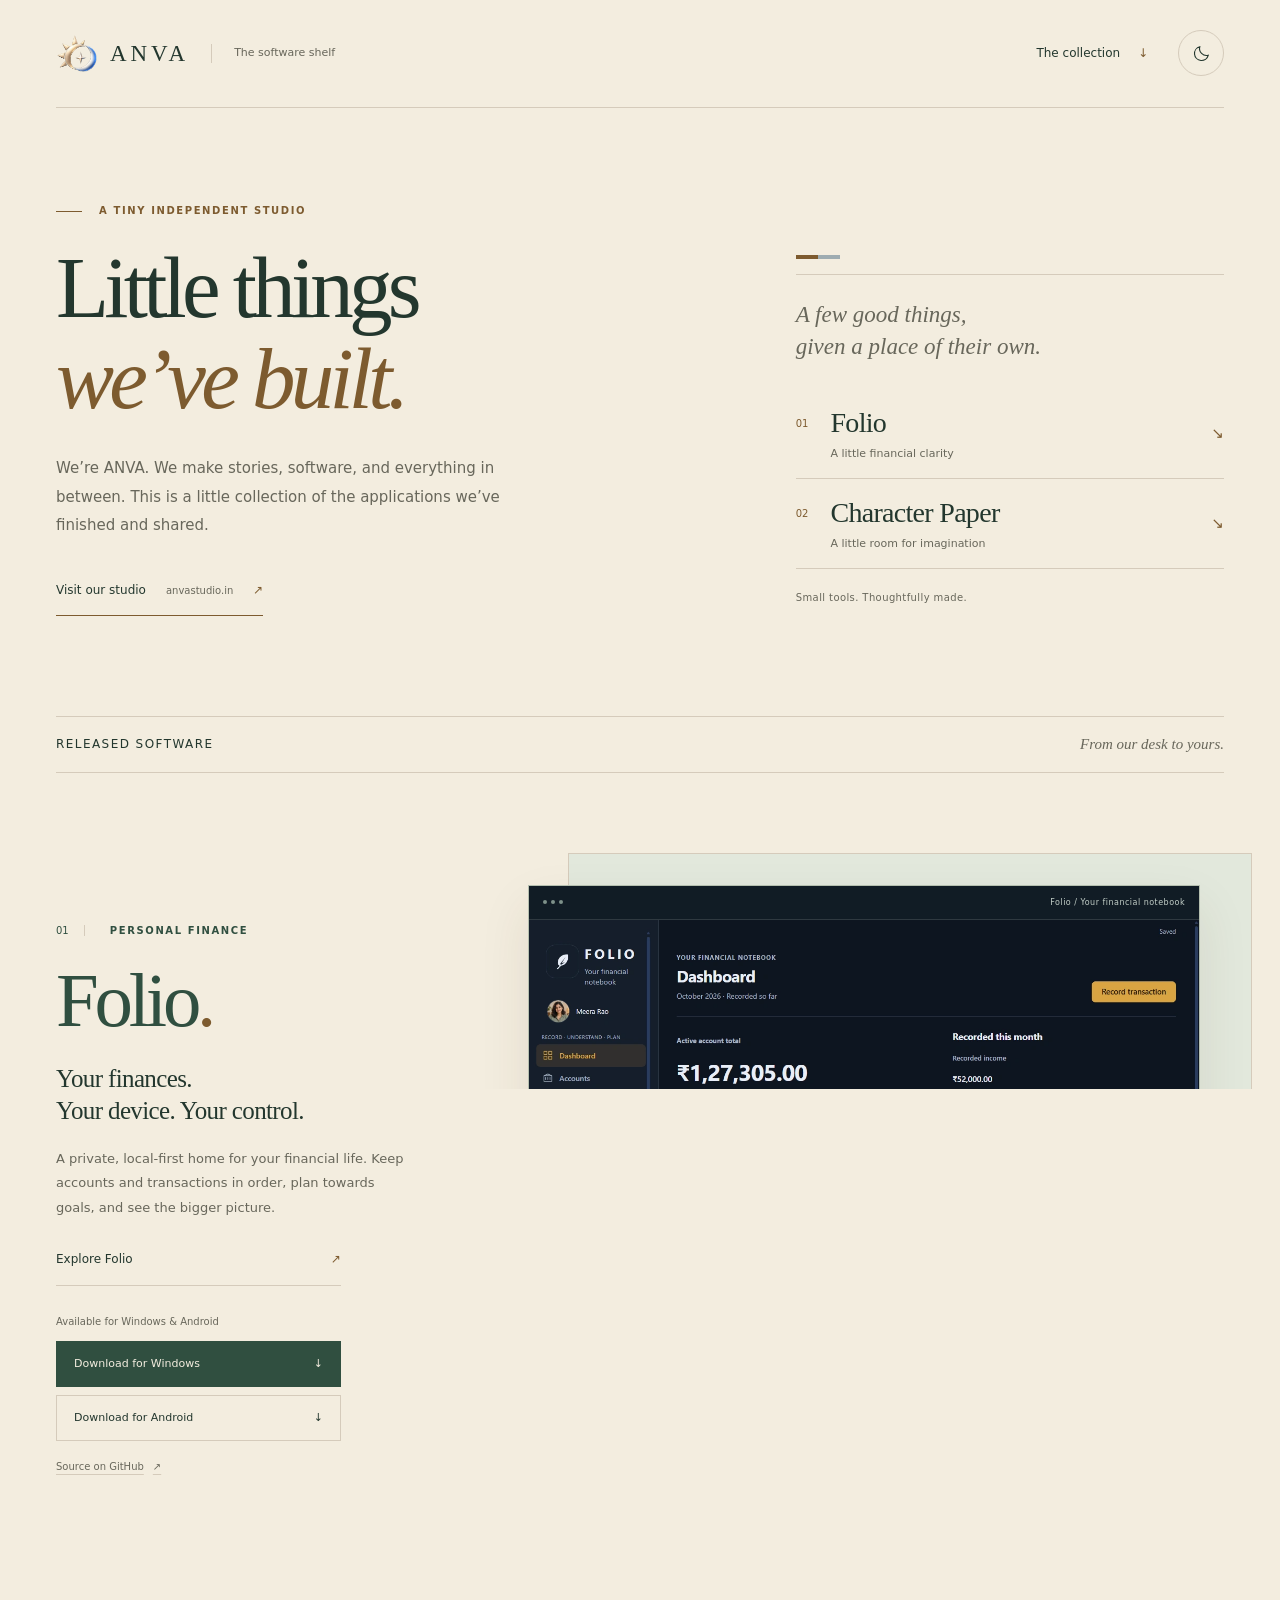
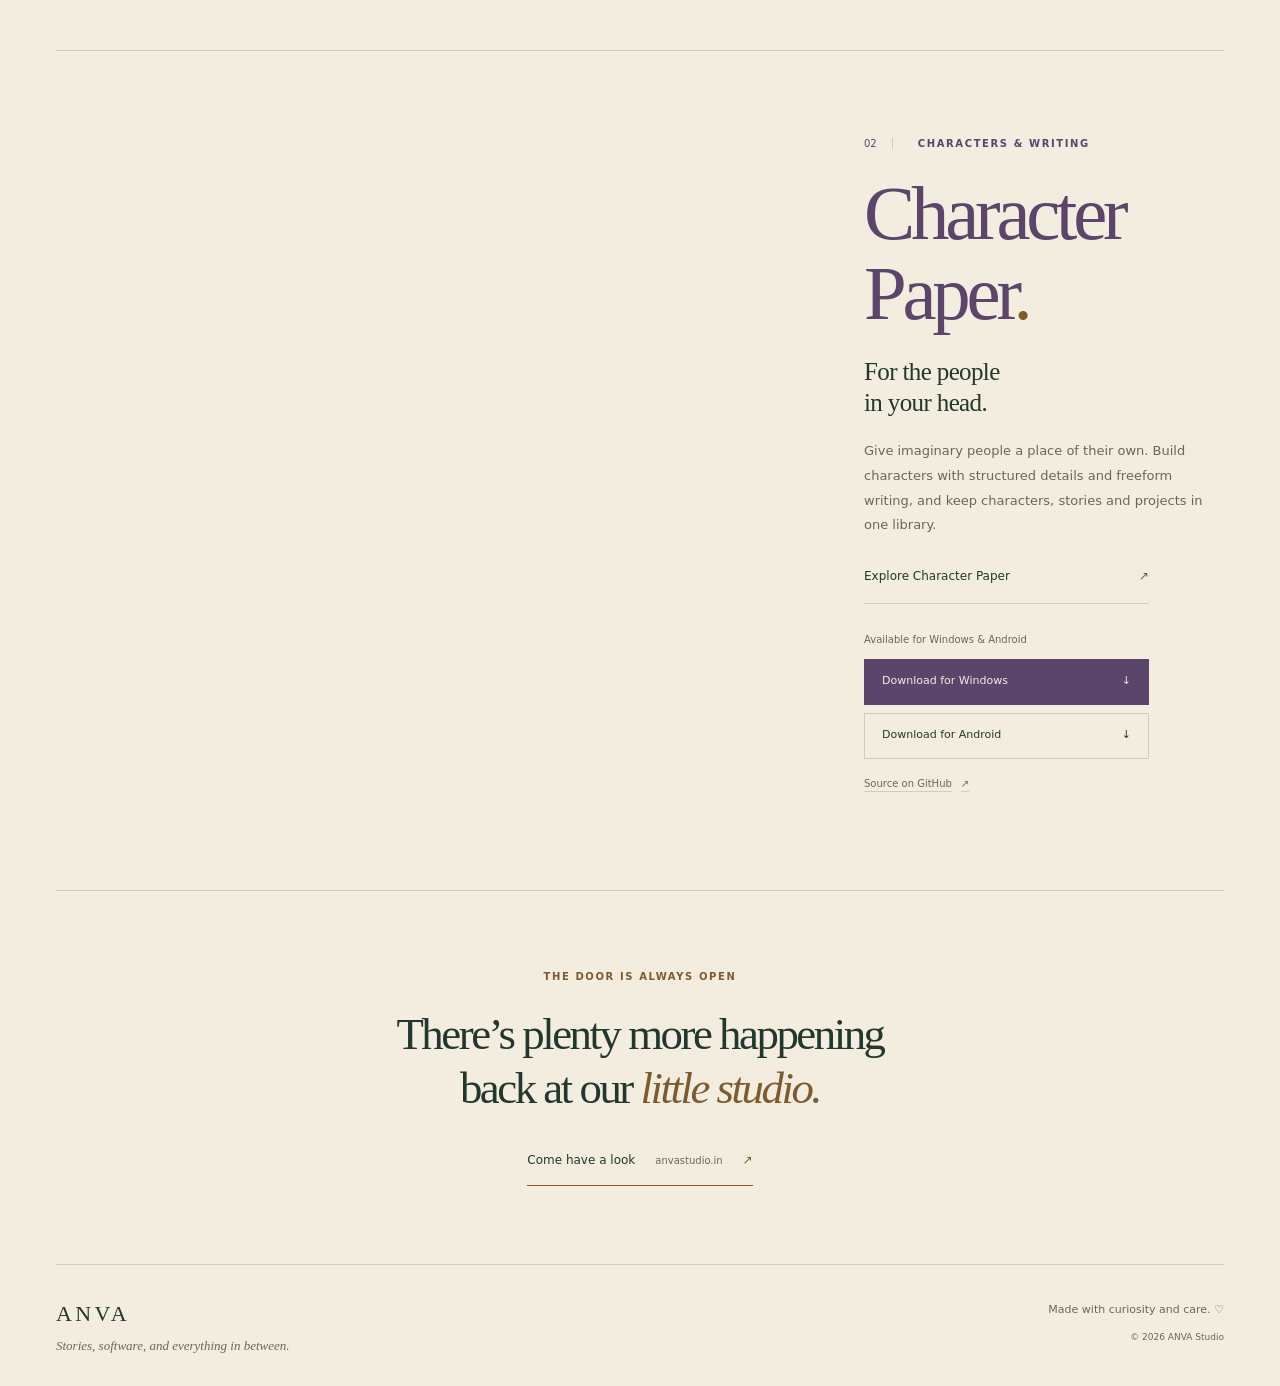
<file: index.html>
<!doctype html>
<html lang="en" data-theme="light">
<head>
  <meta charset="utf-8">
  <meta name="viewport" content="width=device-width, initial-scale=1">
  <meta name="color-scheme" content="light dark">
  <script>try{const t=localStorage.getItem('anva-shelf-theme');document.documentElement.dataset.theme=t==='light'||t==='dark'?t:matchMedia('(prefers-color-scheme:dark)').matches?'dark':'light'}catch{document.documentElement.dataset.theme=matchMedia('(prefers-color-scheme:dark)').matches?'dark':'light'}</script>
  <title>ANVA — Software Shelf</title>
  <meta name="description" content="Little things we've built. Explore Folio and Character Paper, two released applications from ANVA, a tiny independent studio.">
  <meta property="og:title" content="ANVA — Software Shelf">
  <meta property="og:description" content="A small collection of finished software, made with curiosity and care.">
  <meta property="og:type" content="website">
  <meta property="og:site_name" content="ANVA">
  <link rel="icon" href="assets/branding/favicon.svg" type="image/svg+xml">
  <link rel="icon" href="assets/branding/favicon.ico" sizes="any">
  <link rel="icon" href="assets/branding/favicon-32.png" type="image/png" sizes="32x32">
  <link rel="apple-touch-icon" href="assets/branding/apple-touch-icon.png">
  <link rel="stylesheet" href="css/styles.css">
  <script src="js/main.js" defer></script>
</head>
<body>
  <a class="skip" href="#main">Skip to software</a>
  <header class="site-header wrap">
    <a class="brand" href="./" aria-label="ANVA Software Shelf home"><img src="assets/branding/anva-emblem.png" width="44" height="44" alt=""><span>ANVA</span><span class="brand-note">The software shelf</span></a>
    <nav aria-label="Main navigation"><a href="#software">The collection <span aria-hidden="true">↓</span></a><button class="theme-toggle" hidden type="button" aria-label="Switch to dark theme"><svg class="moon" aria-hidden="true" viewBox="0 0 24 24"><path d="M20.5 14.2A8.8 8.8 0 0 1 9.8 3.5 8.8 8.8 0 1 0 20.5 14.2Z"/></svg><svg class="sun" aria-hidden="true" viewBox="0 0 24 24"><circle cx="12" cy="12" r="4"/><path d="M12 1v3m0 16v3M1 12h3m16 0h3M4 4l2 2m12 12 2 2M4 20l2-2M18 6l2-2"/></svg></button></nav>
  </header>
  <main id="main" tabindex="-1">
    <section class="welcome wrap" aria-labelledby="welcome-title">
      <div class="welcome-copy"><p class="eyebrow"><span class="tiny-rule" aria-hidden="true"></span> A tiny independent studio</p><h1 id="welcome-title">Little things<br><em>we’ve built.</em></h1><p class="intro">We’re ANVA. We make stories, software, and everything in between. This is a little collection of the applications we’ve finished and shared.</p><a class="studio-link" href="https://anvastudio.in/">Visit our studio <span class="domain">anvastudio.in</span><span aria-hidden="true">↗</span></a></div>
      <aside class="shelf-index" aria-label="On this shelf"><span class="index-label">A few good things,<br>given a place of their own.</span><a href="#folio"><span class="index-number">01</span><span class="index-name">Folio<small>A little financial clarity</small></span><span aria-hidden="true">↘</span></a><a href="#character-paper"><span class="index-number">02</span><span class="index-name">Character Paper<small>A little room for imagination</small></span><span aria-hidden="true">↘</span></a><p class="index-note">Small tools. Thoughtfully made.</p></aside>
    </section>
    <div class="collection-heading wrap" id="software"><h2>Released software</h2><span>From our desk to yours.</span></div>

    <!-- PRODUCT START: Folio. Keep descriptions and links deliberately curated. -->
    <article class="product folio wrap" id="folio" aria-labelledby="folio-title">
      <div class="product-copy"><p class="eyebrow"><span class="product-number">01</span> Personal finance</p><h2 id="folio-title">Folio<span class="title-dot">.</span></h2><p class="product-promise">Your finances.<br>Your device. Your control.</p><p class="description">A private, local-first home for your financial life. Keep accounts and transactions in order, plan towards goals, and see the bigger picture.</p><a class="explore" href="https://anvastudio.in/products/folio">Explore Folio <span aria-hidden="true">↗</span></a><div class="get-app"><p class="availability">Available for Windows &amp; Android</p><div class="download-pair"><a class="download primary" href="https://github.com/anva-studio/Folio/releases/download/v1.0.0/Folio-Setup-1.0.0-Windows-x64.exe">Download for Windows <span aria-hidden="true">↓</span></a><a class="download" href="https://github.com/anva-studio/Folio/releases/download/v1.0.0/Folio-1.0.0.Android.apk">Download for Android <span aria-hidden="true">↓</span></a></div><a class="source" href="https://github.com/anva-studio/Folio">Source on GitHub <span aria-hidden="true">↗</span></a></div></div>
      <div class="folio-visual"><figure class="desktop-shot"><div class="shot-label"><span class="window-dots" aria-hidden="true"><i></i><i></i><i></i></span><span>Folio / Your financial notebook</span></div><a href="assets/folio/overview.webp" target="_blank" rel="noopener" aria-label="Open full-size Folio financial overview in a new tab"><img src="assets/folio/overview.webp" width="1280" height="900" alt="Folio’s dark dashboard with sample accounts, recorded income and expenses, and financial schedules" decoding="async"></a><figcaption>Actual application · Example profile <span>Overview</span></figcaption></figure><figure class="goals-shot"><a href="assets/folio/goals.webp" target="_blank" rel="noopener" aria-label="Open full-size Folio goals view in a new tab"><img src="assets/folio/goals.webp" width="640" height="450" alt="Folio’s light-theme goals view with sample savings plans and progress" loading="lazy" decoding="async"></a><figcaption>A little room to plan ahead.</figcaption></figure><span class="margin-note">Record. Understand.<br>Plan. Protect.</span></div>
    </article>
    <!-- PRODUCT END: Folio -->

    <!-- PRODUCT START: Character Paper -->
    <article class="product character wrap" id="character-paper" aria-labelledby="character-title">
      <div class="character-visual"><div class="paper-heading" aria-hidden="true"><span>Notes from an imaginary life</span><i>There’s a person<br>in every possibility.</i></div><div class="phone-pair"><figure class="phone light-phone"><a href="assets/character-paper/library-light.webp" target="_blank" rel="noopener" aria-label="Open full-size Character Paper light library in a new tab"><img src="assets/character-paper/library-light.webp" width="375" height="812" alt="Character Paper’s light library showing example characters Mara Venn and Tovin Reed" loading="lazy" decoding="async"></a><figcaption>By day</figcaption></figure><figure class="phone dark-phone"><a href="assets/character-paper/library-dark.webp" target="_blank" rel="noopener" aria-label="Open full-size Character Paper dark library in a new tab"><img src="assets/character-paper/library-dark.webp" width="375" height="812" alt="Character Paper’s dark library with the same example characters and Continue writing" loading="lazy" decoding="async"></a><figcaption>By night</figcaption></figure></div><p class="visual-caption">Real application views · Example profile</p></div>
      <div class="product-copy"><p class="eyebrow"><span class="product-number">02</span> Characters &amp; writing</p><h2 id="character-title">Character<br> Paper<span class="title-dot">.</span></h2><p class="product-promise">For the people<br>in your head.</p><p class="description">Give imaginary people a place of their own. Build characters with structured details and freeform writing, and keep characters, stories and projects in one library.</p><a class="explore" href="https://anvastudio.in/products/character-paper">Explore Character Paper <span aria-hidden="true">↗</span></a><div class="get-app"><p class="availability">Available for Windows &amp; Android</p><div class="download-pair"><a class="download primary" href="https://github.com/anva-studio/Character-Paper/releases/download/V1.0.2/Character-Paper-Setup-1.0.2-x64.exe">Download for Windows <span aria-hidden="true">↓</span></a><a class="download" href="https://github.com/anva-studio/Character-Paper/releases/download/V1.0.2/Character-Paper-1.0.3.apk">Download for Android <span aria-hidden="true">↓</span></a></div><a class="source" href="https://github.com/anva-studio/Character-Paper">Source on GitHub <span aria-hidden="true">↗</span></a></div></div>
    </article>
    <!-- PRODUCT END: Character Paper -->

    <section class="back-to-studio wrap" aria-labelledby="more-title"><span class="eyebrow">The door is always open</span><h2 id="more-title">There’s plenty more happening<br> back at our <em>little studio.</em></h2><a class="studio-link" href="https://anvastudio.in/">Come have a look <span class="domain">anvastudio.in</span><span aria-hidden="true">↗</span></a></section>
  </main>
  <footer class="wrap"><div><a class="footer-brand" href="./">ANVA</a><p>Stories, software, and everything in between.</p></div><div class="footer-note"><p>Made with curiosity and care. ♡</p><small>© <span data-year>2026</span> ANVA Studio</small></div></footer>
</body>
</html>
</file>
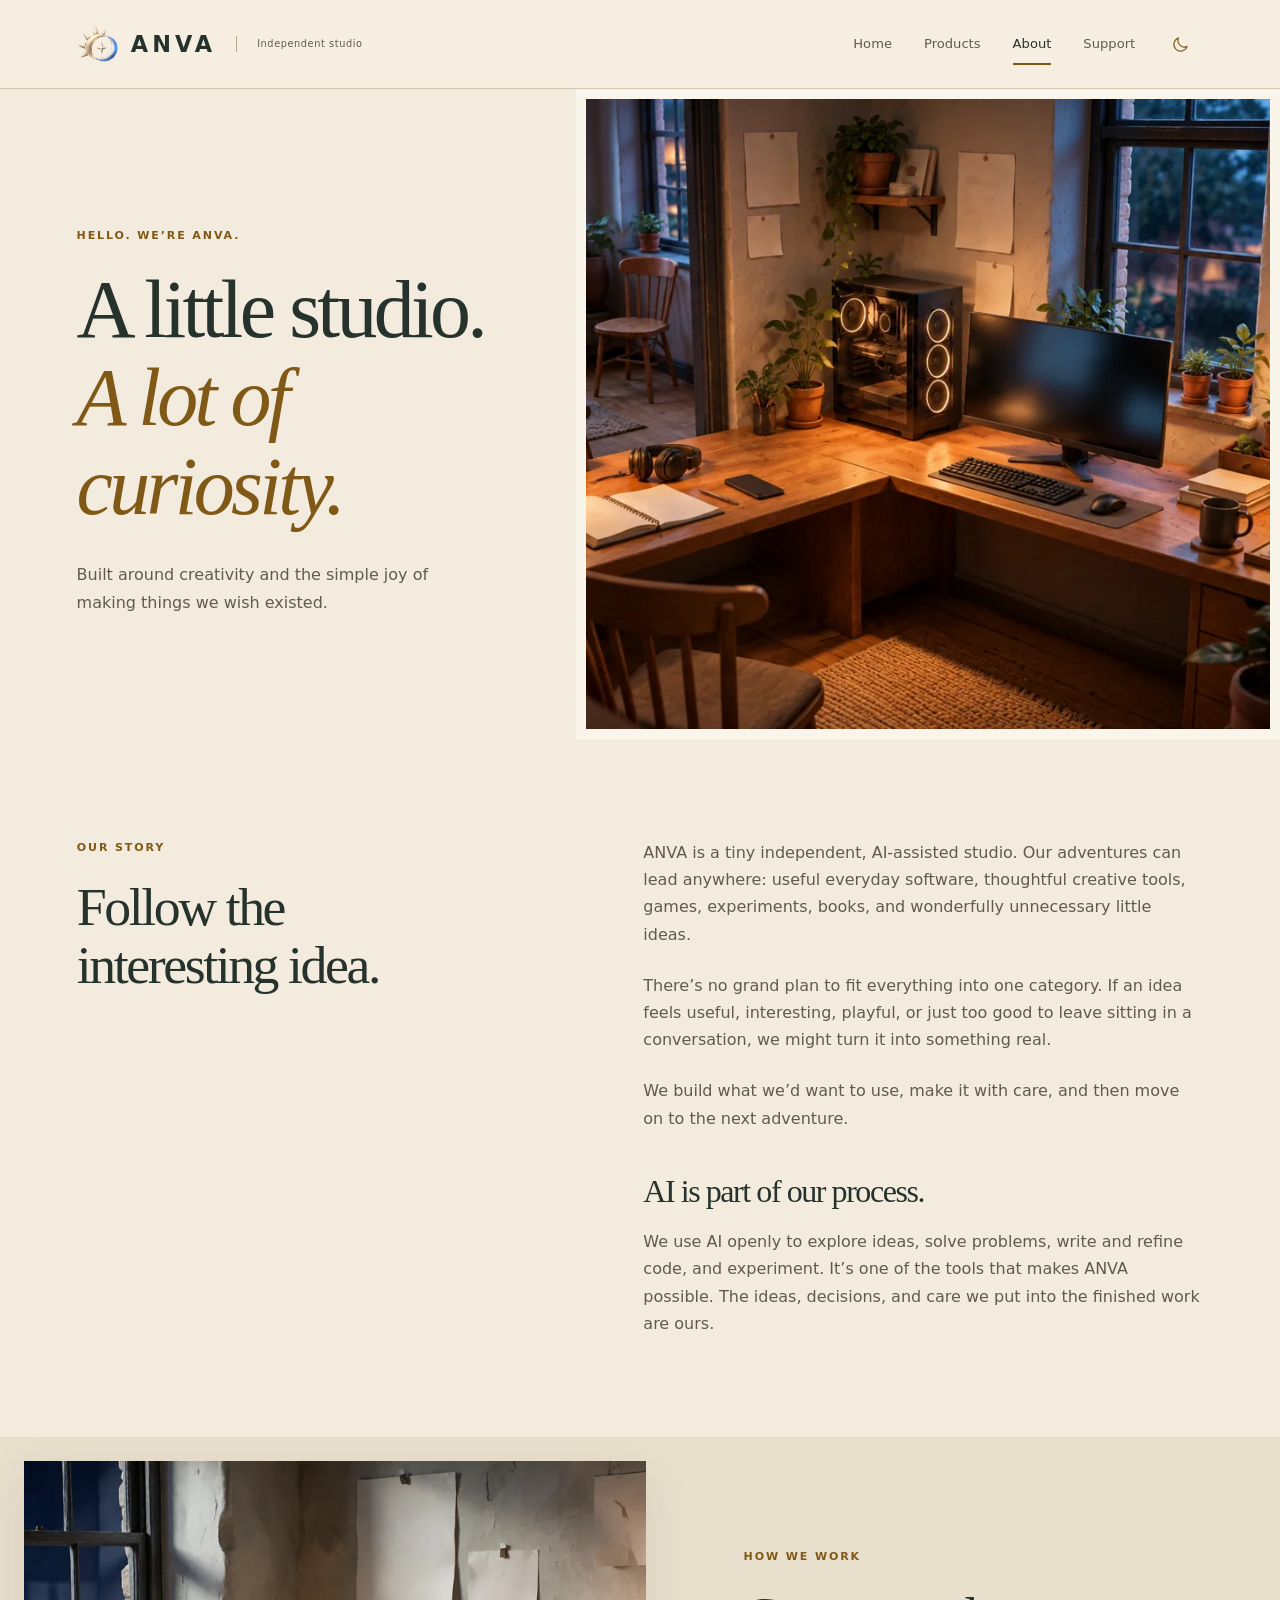
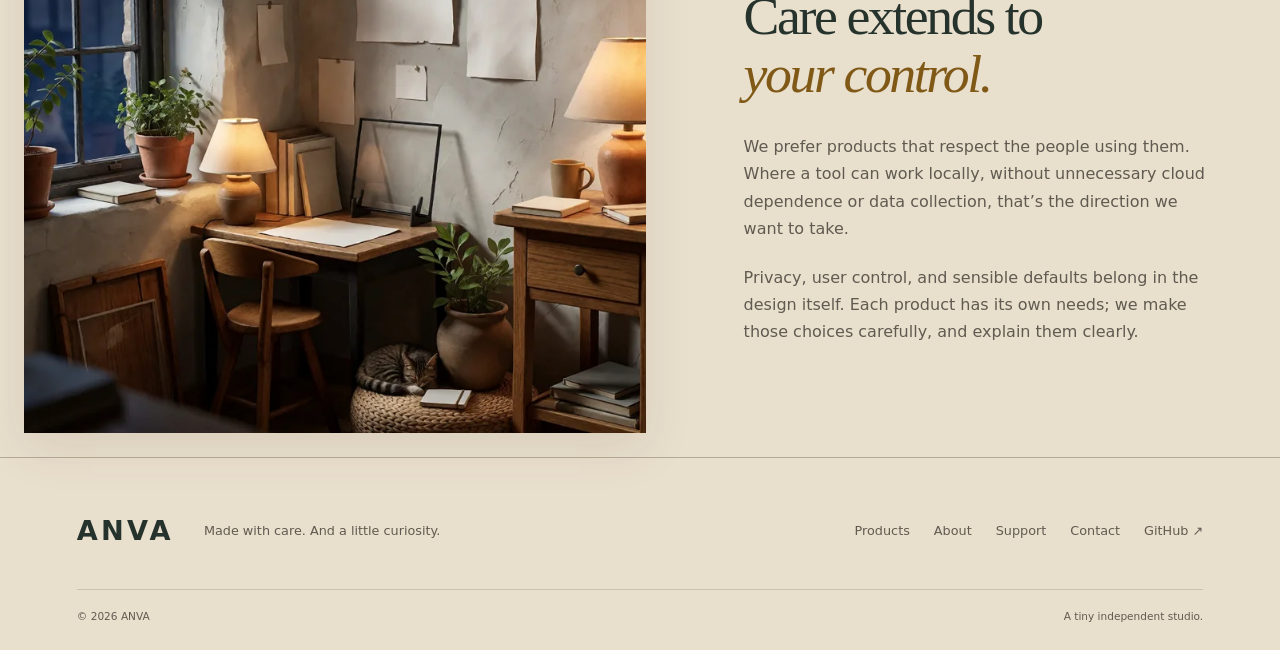
<file: about.html>
<!doctype html>
<html lang="en"><head><meta charset="utf-8"><meta name="viewport" content="width=device-width,initial-scale=1"><meta name="color-scheme" content="light dark"><script>(()=>{let choice;try{choice=localStorage.getItem('anva-theme')}catch{}const theme=choice==='light'||choice==='dark'?choice:(matchMedia('(prefers-color-scheme: dark)').matches?'dark':'light');document.documentElement.dataset.theme=theme;document.documentElement.style.colorScheme=theme;})();</script><title>About — ANVA</title><meta name="description" content="The story of ANVA: a tiny independent, AI-assisted studio built around curiosity, creativity, and making things with care."><link rel="stylesheet" href="css/style.css"><script src="js/site.js" defer></script><link rel="icon" href="assets/favicon.ico" sizes="any"><link rel="icon" href="assets/favicon-32.png" type="image/png" sizes="32x32"><link rel="icon" href="assets/favicon-16.png" type="image/png" sizes="16x16"><link rel="apple-touch-icon" href="assets/apple-touch-icon.png" sizes="180x180"><link rel="canonical" href="https://anva-studio.github.io/about.html"><meta property="og:site_name" content="ANVA"></head>
<body class=""><a class="skip" href="#main">Skip to content</a><header class="site-header"><div class="header-inner"><a class="logo" href="index.html" aria-label="ANVA home"><img class="logo-symbol" src="assets/anva-emblem.png" width="42" height="42" alt="" decoding="async"> ANVA<span class="logo-note">Independent studio</span></a><button class="theme-toggle" type="button" aria-label="Switch theme" title="Switch theme" hidden><svg class="sun-icon" width="18" height="18" viewBox="0 0 24 24" fill="none" stroke="currentColor" stroke-width="1.5" aria-hidden="true"><circle cx="12" cy="12" r="4"/><path d="M12 2v2m0 16v2M2 12h2m16 0h2M5 5l1.5 1.5m11 11L19 19M5 19l1.5-1.5m11-11L19 5"/></svg><svg class="moon-icon" width="18" height="18" viewBox="0 0 24 24" fill="none" stroke="currentColor" stroke-width="1.5" aria-hidden="true"><path d="M20 15.5A9 9 0 0 1 8.5 4 9 9 0 1 0 20 15.5Z"/></svg></button><button class="menu-toggle" type="button" aria-controls="primary-nav" aria-expanded="false" hidden>Menu <span aria-hidden="true">+</span></button><nav id="primary-nav" aria-label="Primary"><a href="index.html">Home</a><a href="products.html">Products</a><a href="about.html" aria-current="page">About</a><a href="support.html">Support</a></nav></div></header>
<main id="main" tabindex="-1"><section class="split-hero"><div class="split-copy"><p class="eyebrow">Hello. We’re ANVA.</p><h1>A little studio.<br><em>A lot of<br>curiosity.</em></h1><p>Built around creativity and the simple joy of making things we wish existed.</p></div><div class="split-art"><img class="" src="assets/about-1280.webp" srcset="assets/about-640.webp 640w, assets/about-1280.webp 1280w, assets/about-1920.webp 1920w" sizes="(max-width: 700px) 100vw, 100vw" width="1677" height="938" alt="" fetchpriority="high" loading="eager" decoding="async"></div></section><section class="story wrap"><div><p class="eyebrow">Our story</p><h2>Follow the<br>interesting idea.</h2></div><div class="prose"><p>ANVA is a tiny independent, AI-assisted studio. Our adventures can lead anywhere: useful everyday software, thoughtful creative tools, games, experiments, books, and wonderfully unnecessary little ideas.</p><p>There’s no grand plan to fit everything into one category. If an idea feels useful, interesting, playful, or just too good to leave sitting in a conversation, we might turn it into something real.</p><p>We build what we’d want to use, make it with care, and then move on to the next adventure.</p><h3>AI is part of our process.</h3><p>We use AI openly to explore ideas, solve problems, write and refine code, and experiment. It’s one of the tools that makes ANVA possible. The ideas, decisions, and care we put into the finished work are ours.</p></div></section><section id="how-we-work" class="quiet-section"><div class="quiet-art"><img class="" src="assets/privacy-1280.webp" srcset="assets/privacy-640.webp 640w, assets/privacy-1280.webp 1280w, assets/privacy-1920.webp 1920w" sizes="(max-width: 700px) 100vw, 100vw" width="1888" height="1056" alt="" loading="lazy" decoding="async"></div><div class="quiet-copy"><p class="eyebrow">How we work</p><h2>Care extends to<br><em>your control.</em></h2><p>We prefer products that respect the people using them. Where a tool can work locally, without unnecessary cloud dependence or data collection, that’s the direction we want to take.</p><p>Privacy, user control, and sensible defaults belong in the design itself. Each product has its own needs; we make those choices carefully, and explain them clearly.</p></div></section></main><footer><div class="footer-top"><a class="footer-logo" href="index.html">ANVA</a><p>Made with care. And a little curiosity.</p><nav aria-label="Footer"><a href="products.html">Products</a><a href="about.html">About</a><a href="support.html">Support</a><a href="support.html#contact">Contact</a><a href="https://github.com/anva-studio" target="_blank" rel="noopener noreferrer">GitHub ↗</a></nav></div><div class="footer-bottom"><span>© 2026 ANVA</span><span>A tiny independent studio.</span></div></footer></body></html>
</file>
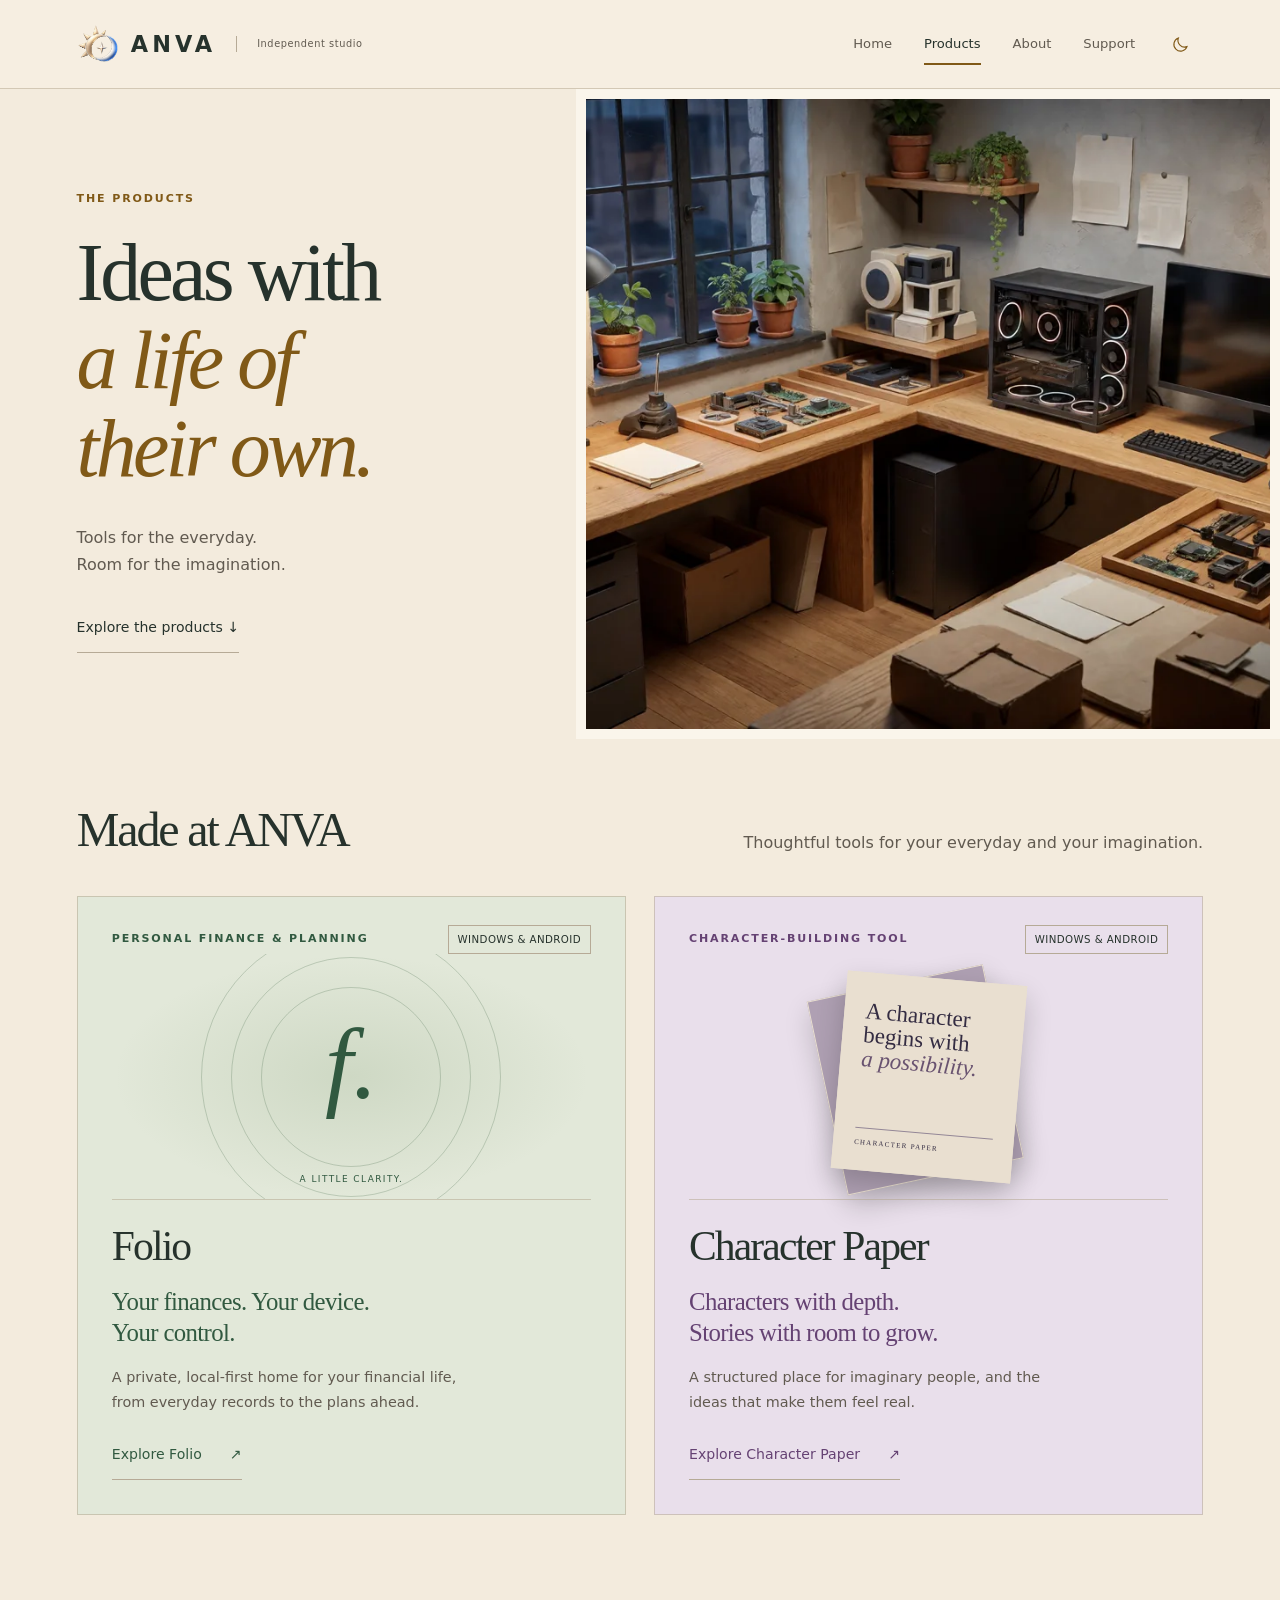
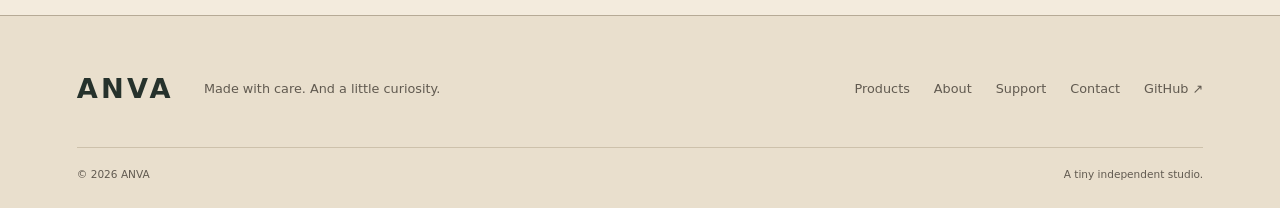
<file: products.html>
<!doctype html>
<html lang="en"><head><meta charset="utf-8"><meta name="viewport" content="width=device-width,initial-scale=1"><meta name="color-scheme" content="light dark"><script>(()=>{let choice;try{choice=localStorage.getItem('anva-theme')}catch{}const theme=choice==='light'||choice==='dark'?choice:(matchMedia('(prefers-color-scheme: dark)').matches?'dark':'light');document.documentElement.dataset.theme=theme;document.documentElement.style.colorScheme=theme;})();</script><title>Products — ANVA</title><meta name="description" content="Discover Folio for local-first personal finance and Character Paper for structured character-building. Download both for Windows and Android."><link rel="stylesheet" href="css/style.css"><script src="js/site.js" defer></script><link rel="icon" href="assets/favicon.ico" sizes="any"><link rel="icon" href="assets/favicon-32.png" type="image/png" sizes="32x32"><link rel="icon" href="assets/favicon-16.png" type="image/png" sizes="16x16"><link rel="apple-touch-icon" href="assets/apple-touch-icon.png" sizes="180x180"><link rel="canonical" href="https://anva-studio.github.io/products.html"><meta property="og:site_name" content="ANVA"></head>
<body class=""><a class="skip" href="#main">Skip to content</a><header class="site-header"><div class="header-inner"><a class="logo" href="index.html" aria-label="ANVA home"><img class="logo-symbol" src="assets/anva-emblem.png" width="42" height="42" alt="" decoding="async"> ANVA<span class="logo-note">Independent studio</span></a><button class="theme-toggle" type="button" aria-label="Switch theme" title="Switch theme" hidden><svg class="sun-icon" width="18" height="18" viewBox="0 0 24 24" fill="none" stroke="currentColor" stroke-width="1.5" aria-hidden="true"><circle cx="12" cy="12" r="4"/><path d="M12 2v2m0 16v2M2 12h2m16 0h2M5 5l1.5 1.5m11 11L19 19M5 19l1.5-1.5m11-11L19 5"/></svg><svg class="moon-icon" width="18" height="18" viewBox="0 0 24 24" fill="none" stroke="currentColor" stroke-width="1.5" aria-hidden="true"><path d="M20 15.5A9 9 0 0 1 8.5 4 9 9 0 1 0 20 15.5Z"/></svg></button><button class="menu-toggle" type="button" aria-controls="primary-nav" aria-expanded="false" hidden>Menu <span aria-hidden="true">+</span></button><nav id="primary-nav" aria-label="Primary"><a href="index.html">Home</a><a href="products.html" aria-current="page">Products</a><a href="about.html">About</a><a href="support.html">Support</a></nav></div></header>
<main id="main" tabindex="-1"><section class="split-hero"><div class="split-copy"><p class="eyebrow">The products</p><h1>Ideas with<br><em>a life of<br>their own.</em></h1><p>Tools for the everyday.<br>Room for the imagination.</p><a class="text-link" href="#products">Explore the products ↓</a></div><div class="split-art"><img class="" src="assets/products-1280.webp" srcset="assets/products-640.webp 640w, assets/products-1280.webp 1280w, assets/products-1920.webp 1920w" sizes="(max-width: 700px) 100vw, 100vw" width="1888" height="1056" alt="" fetchpriority="high" loading="eager" decoding="async"></div></section><section id="products" class="catalogue wrap"><div class="section-heading"><h2>Made at ANVA</h2><p>Thoughtful tools for your everyday and your imagination.</p></div><div class="product-pair"><article class="product folio"><div class="product-top"><span class="eyebrow">Personal finance & planning</span><span class="status">Windows & Android</span></div><div class="folio-art" aria-hidden="true"><span class="orbit one"></span><span class="orbit two"></span><span class="orbit three"></span><span class="monogram">f.</span><span class="art-label">A little clarity.</span></div><div class="product-copy"><h3>Folio</h3><p class="product-line">Your finances. Your device.<br>Your control.</p><p>A private, local-first home for your financial life, from everyday records to the plans ahead.</p><a class="text-link" href="products/folio.html">Explore Folio <span aria-hidden="true">↗</span></a></div></article><article class="product character"><div class="product-top"><span class="eyebrow">Character-building tool</span><span class="status">Windows & Android</span></div><div class="character-art" aria-hidden="true"><span class="paper-sheet back"></span><span class="paper-sheet front"><span>A character<br>begins with<br><i>a possibility.</i></span><small>CHARACTER PAPER</small></span></div><div class="product-copy"><h3>Character Paper</h3><p class="product-line">Characters with depth.<br>Stories with room to grow.</p><p>A structured place for imaginary people, and the ideas that make them feel real.</p><a class="text-link" href="products/character-paper.html">Explore Character Paper <span aria-hidden="true">↗</span></a></div></article></div></section></main><footer><div class="footer-top"><a class="footer-logo" href="index.html">ANVA</a><p>Made with care. And a little curiosity.</p><nav aria-label="Footer"><a href="products.html">Products</a><a href="about.html">About</a><a href="support.html">Support</a><a href="support.html#contact">Contact</a><a href="https://github.com/anva-studio" target="_blank" rel="noopener noreferrer">GitHub ↗</a></nav></div><div class="footer-bottom"><span>© 2026 ANVA</span><span>A tiny independent studio.</span></div></footer></body></html>
</file>
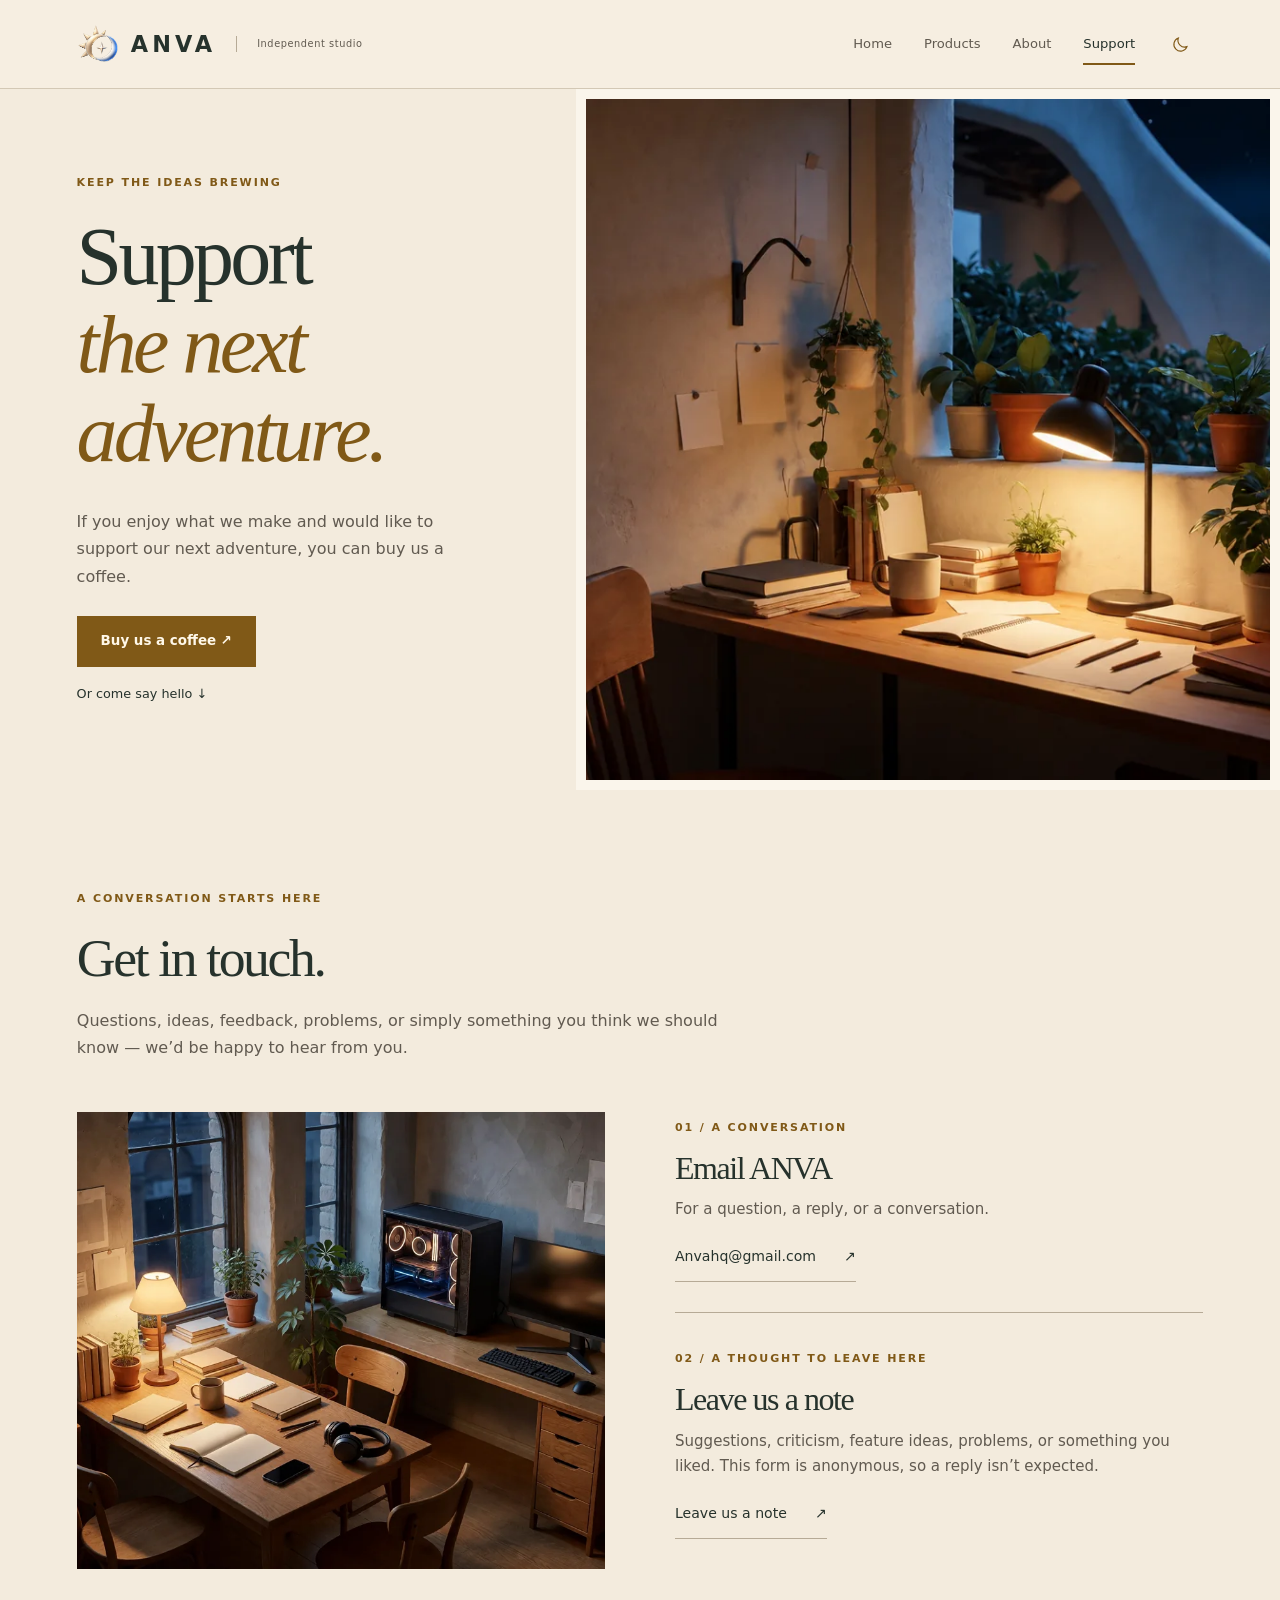
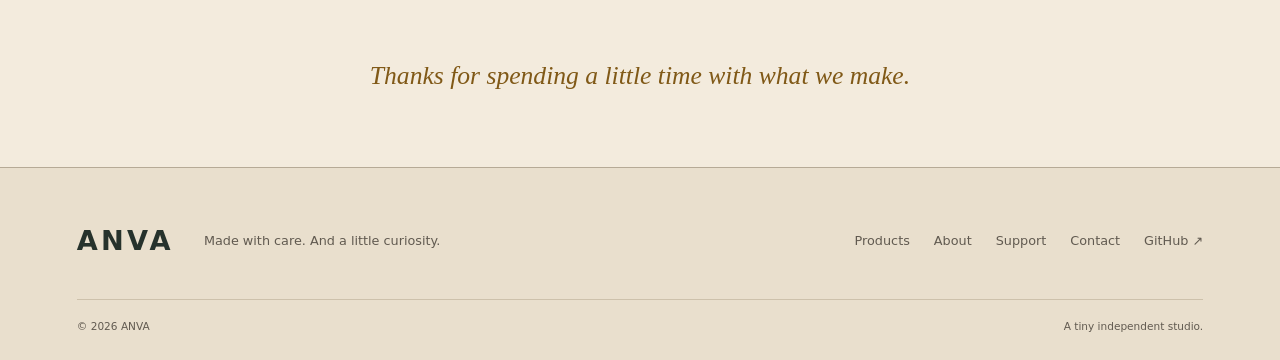
<file: support.html>
<!doctype html>
<html lang="en"><head><meta charset="utf-8"><meta name="viewport" content="width=device-width,initial-scale=1"><meta name="color-scheme" content="light dark"><script>(()=>{let choice;try{choice=localStorage.getItem('anva-theme')}catch{}const theme=choice==='light'||choice==='dark'?choice:(matchMedia('(prefers-color-scheme: dark)').matches?'dark':'light');document.documentElement.dataset.theme=theme;document.documentElement.style.colorScheme=theme;})();</script><title>Support — ANVA</title><meta name="description" content="Support ANVA’s next adventure, email the studio, or leave an anonymous note with your ideas and feedback."><link rel="stylesheet" href="css/style.css"><script src="js/site.js" defer></script><link rel="icon" href="assets/favicon.ico" sizes="any"><link rel="icon" href="assets/favicon-32.png" type="image/png" sizes="32x32"><link rel="icon" href="assets/favicon-16.png" type="image/png" sizes="16x16"><link rel="apple-touch-icon" href="assets/apple-touch-icon.png" sizes="180x180"><link rel="canonical" href="https://anva-studio.github.io/support.html"><meta property="og:site_name" content="ANVA"></head>
<body class=""><a class="skip" href="#main">Skip to content</a><header class="site-header"><div class="header-inner"><a class="logo" href="index.html" aria-label="ANVA home"><img class="logo-symbol" src="assets/anva-emblem.png" width="42" height="42" alt="" decoding="async"> ANVA<span class="logo-note">Independent studio</span></a><button class="theme-toggle" type="button" aria-label="Switch theme" title="Switch theme" hidden><svg class="sun-icon" width="18" height="18" viewBox="0 0 24 24" fill="none" stroke="currentColor" stroke-width="1.5" aria-hidden="true"><circle cx="12" cy="12" r="4"/><path d="M12 2v2m0 16v2M2 12h2m16 0h2M5 5l1.5 1.5m11 11L19 19M5 19l1.5-1.5m11-11L19 5"/></svg><svg class="moon-icon" width="18" height="18" viewBox="0 0 24 24" fill="none" stroke="currentColor" stroke-width="1.5" aria-hidden="true"><path d="M20 15.5A9 9 0 0 1 8.5 4 9 9 0 1 0 20 15.5Z"/></svg></button><button class="menu-toggle" type="button" aria-controls="primary-nav" aria-expanded="false" hidden>Menu <span aria-hidden="true">+</span></button><nav id="primary-nav" aria-label="Primary"><a href="index.html">Home</a><a href="products.html">Products</a><a href="about.html">About</a><a href="support.html" aria-current="page">Support</a></nav></div></header>
<main id="main" tabindex="-1"><section class="split-hero support-hero"><div class="split-copy"><p class="eyebrow">Keep the ideas brewing</p><h1>Support<br><em>the next<br>adventure.</em></h1><p>If you enjoy what we make and would like to support our next adventure, you can buy us a coffee.</p><a class="button" href="https://buymeacoffee.com/anva" target="_blank" rel="noopener noreferrer">Buy us a coffee ↗</a><a class="quiet-link" href="#contact">Or come say hello ↓</a></div><div class="split-art"><img class="" src="assets/support-1280.webp" srcset="assets/support-640.webp 640w, assets/support-1280.webp 1280w, assets/support-1920.webp 1920w" sizes="(max-width: 700px) 100vw, 100vw" width="1677" height="938" alt="" fetchpriority="high" loading="eager" decoding="async"></div></section><section id="contact" class="contact-section wrap"><div class="contact-heading"><p class="eyebrow">A conversation starts here</p><h2>Get in touch.</h2><p>Questions, ideas, feedback, problems, or simply something you think we should know — we’d be happy to hear from you.</p></div><div class="contact-layout"><div class="contact-art"><img class="" src="assets/contact-1280.webp" srcset="assets/contact-640.webp 640w, assets/contact-1280.webp 1280w, assets/contact-1920.webp 1920w" sizes="(max-width: 700px) 100vw, 100vw" width="1888" height="1056" alt="" loading="lazy" decoding="async"></div><div class="contact-paths"><article><span class="eyebrow">01 / A conversation</span><h3>Email ANVA</h3><p>For a question, a reply, or a conversation.</p><a class="text-link" href="mailto:Anvahq@gmail.com">Anvahq@gmail.com <span aria-hidden="true">↗</span></a></article><article><span class="eyebrow">02 / A thought to leave here</span><h3>Leave us a note</h3><p>Suggestions, criticism, feature ideas, problems, or something you liked. This form is anonymous, so a reply isn’t expected.</p><a class="text-link" href="https://forms.gle/W7qtQRmqxgZkLtS9" target="_blank" rel="noopener noreferrer">Leave us a note <span aria-hidden="true">↗</span></a></article></div></div><p class="thanks">Thanks for spending a little time with what we make.</p></section></main><footer><div class="footer-top"><a class="footer-logo" href="index.html">ANVA</a><p>Made with care. And a little curiosity.</p><nav aria-label="Footer"><a href="products.html">Products</a><a href="about.html">About</a><a href="support.html">Support</a><a href="support.html#contact">Contact</a><a href="https://github.com/anva-studio" target="_blank" rel="noopener noreferrer">GitHub ↗</a></nav></div><div class="footer-bottom"><span>© 2026 ANVA</span><span>A tiny independent studio.</span></div></footer></body></html>
</file>
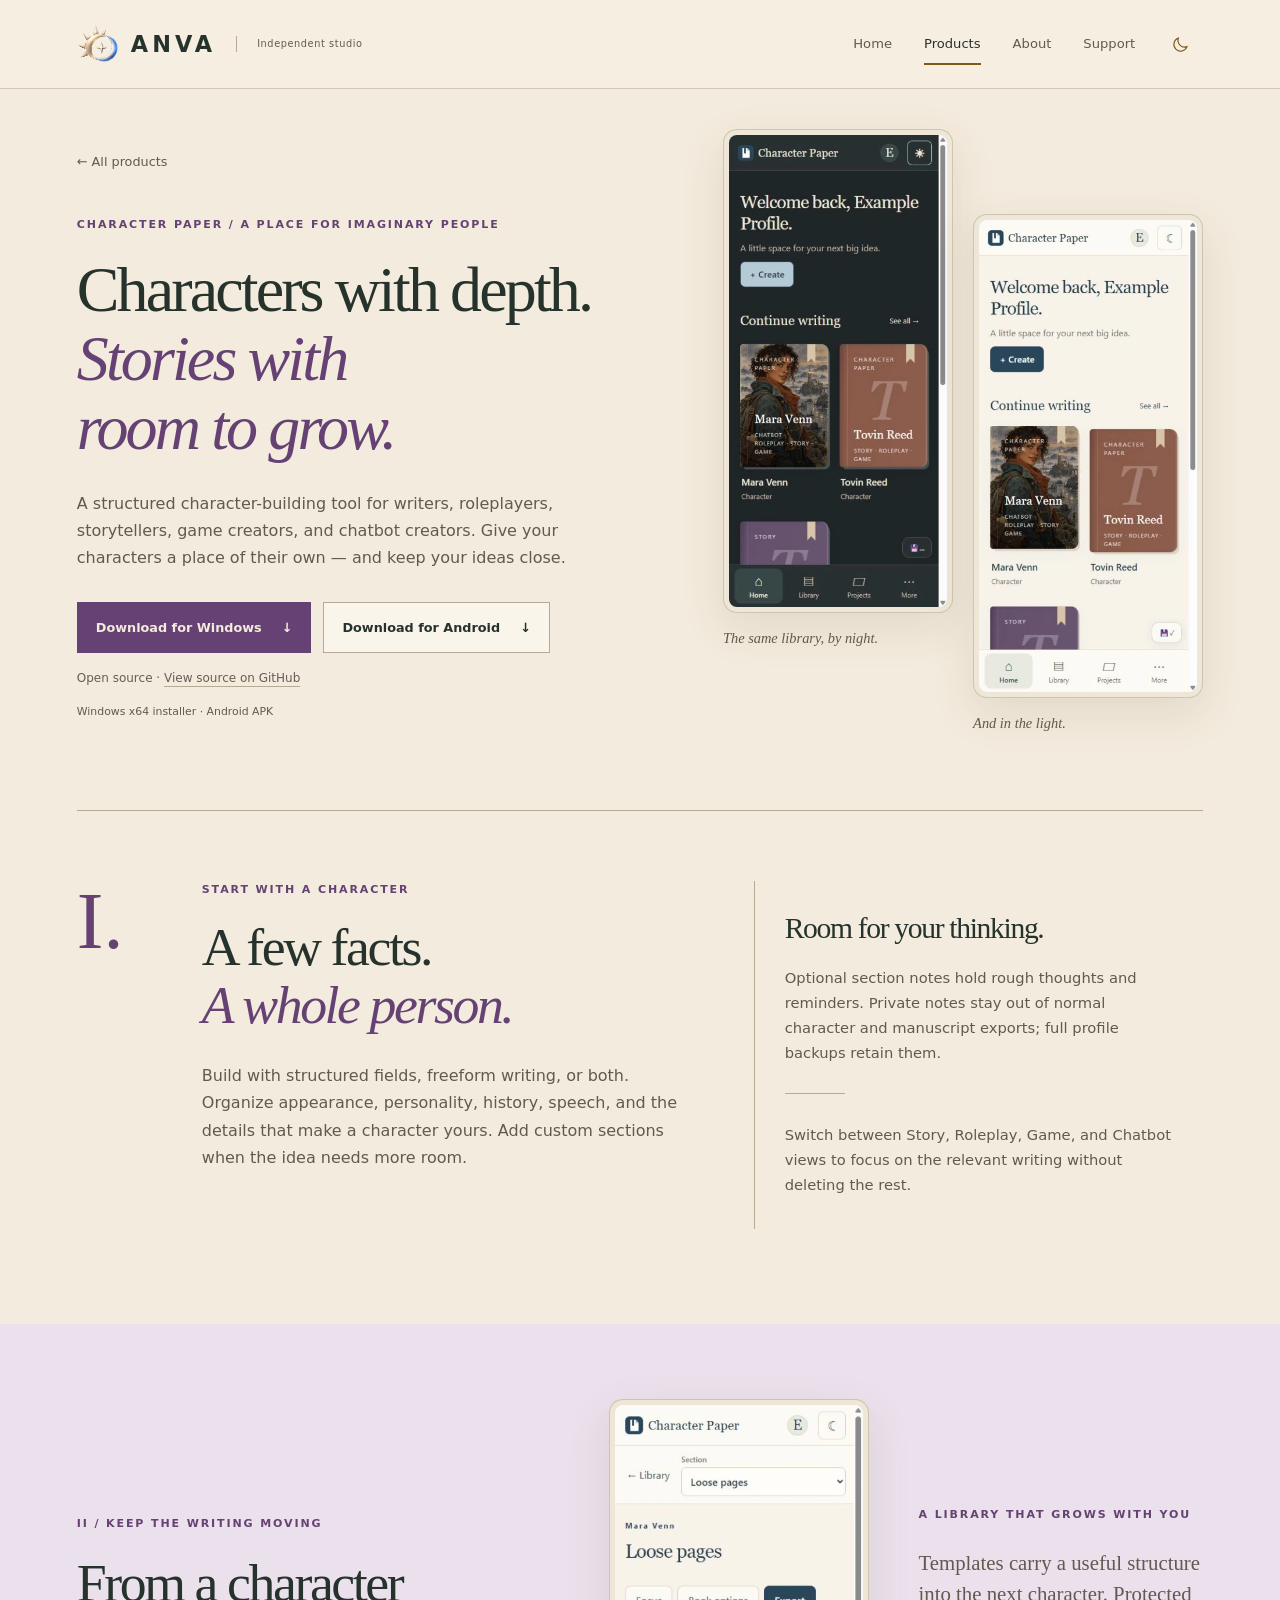
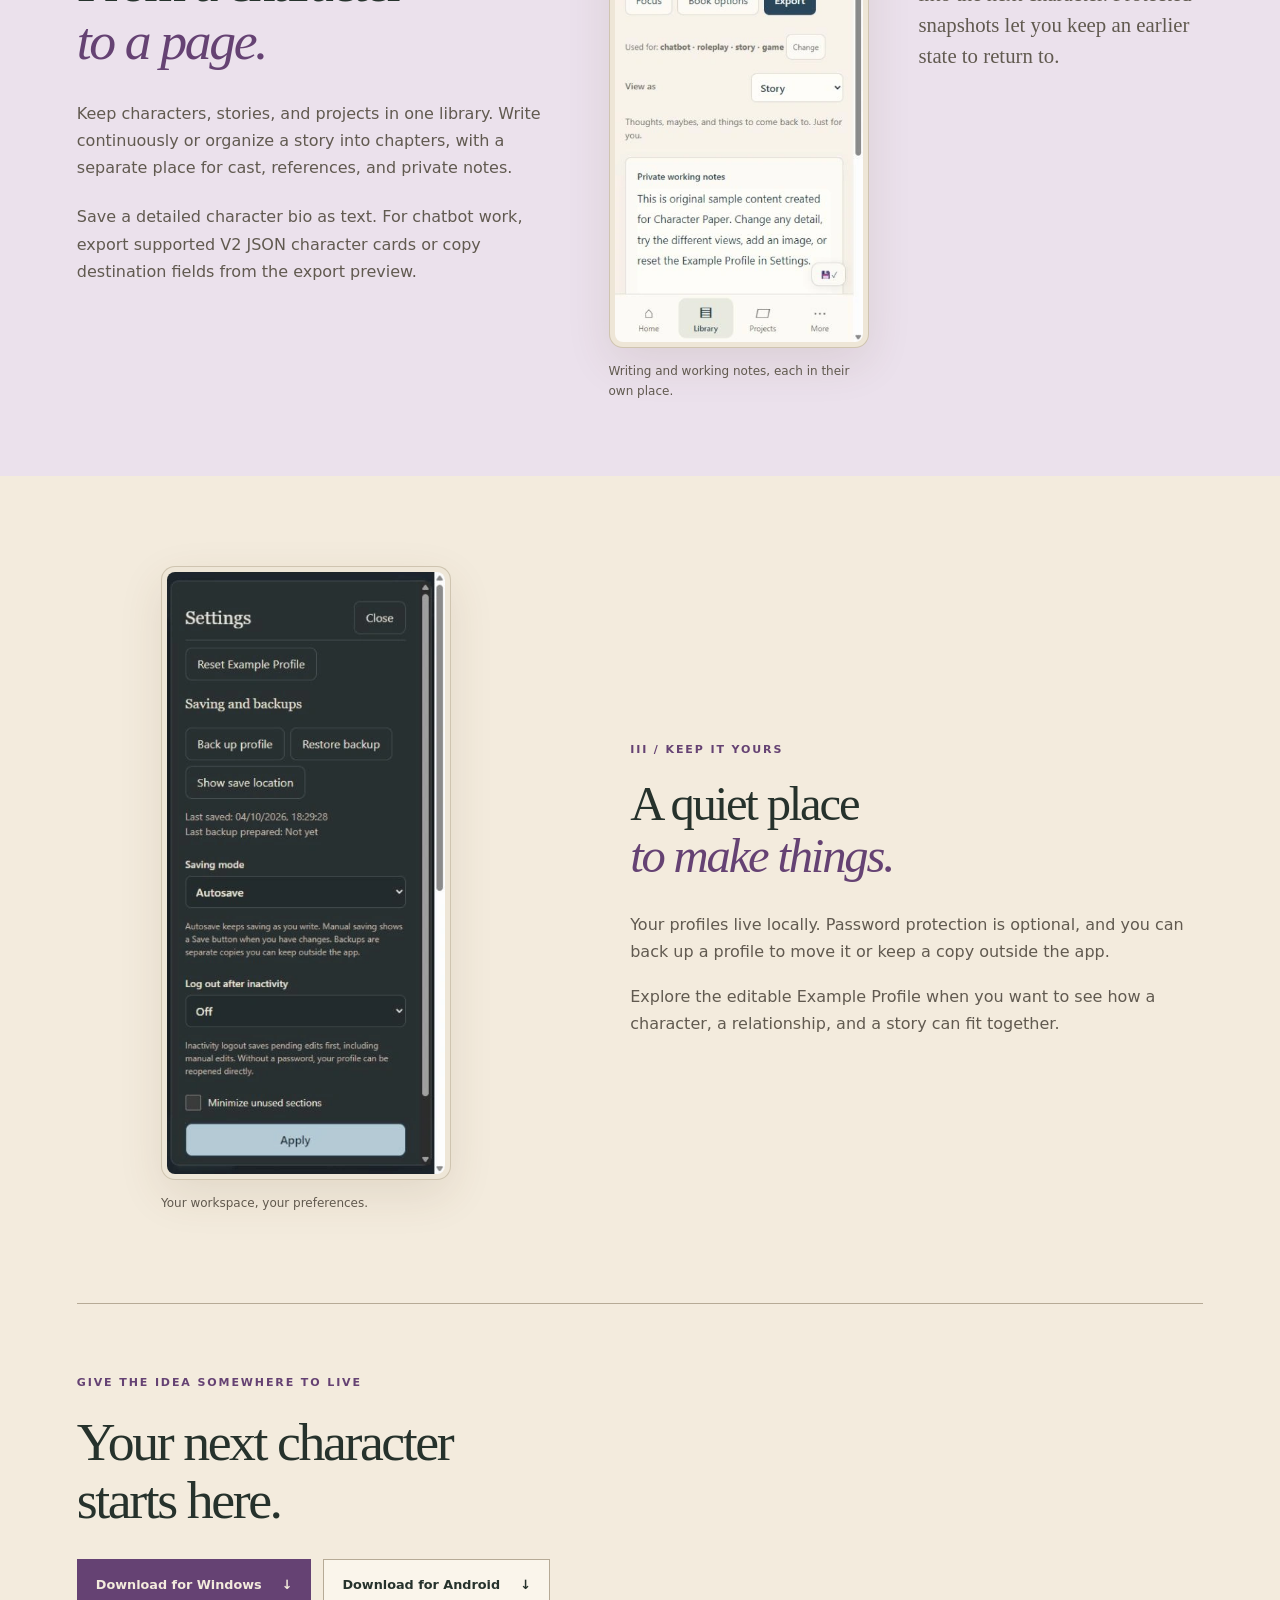
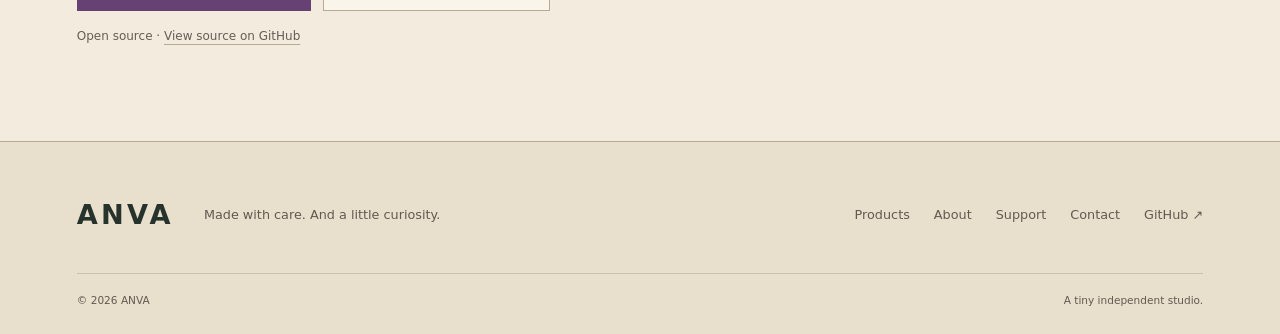
<file: products/character-paper.html>
<!doctype html>
<html lang="en"><head><meta charset="utf-8"><meta name="viewport" content="width=device-width,initial-scale=1"><meta name="color-scheme" content="light dark"><script>(()=>{let choice;try{choice=localStorage.getItem('anva-theme')}catch{}const theme=choice==='light'||choice==='dark'?choice:(matchMedia('(prefers-color-scheme: dark)').matches?'dark':'light');document.documentElement.dataset.theme=theme;document.documentElement.style.colorScheme=theme;})();</script><title>Character Paper — ANVA</title><meta name="description" content="A structured character-building tool for writers, roleplayers, storytellers, game creators, chatbot creators, and anyone with an ever-growing collection of imaginary people."><link rel="stylesheet" href="../css/style.css"><script src="../js/site.js" defer></script><link rel="icon" href="../assets/favicon.ico" sizes="any"><link rel="icon" href="../assets/favicon-32.png" type="image/png" sizes="32x32"><link rel="icon" href="../assets/favicon-16.png" type="image/png" sizes="16x16"><link rel="apple-touch-icon" href="../assets/apple-touch-icon.png" sizes="180x180"><link rel="canonical" href="https://anva-studio.github.io/products/character-paper.html"><meta property="og:site_name" content="ANVA"></head>
<body class="product-page character character-paper"><a class="skip" href="#main">Skip to content</a><header class="site-header"><div class="header-inner"><a class="logo" href="../index.html" aria-label="ANVA home"><img class="logo-symbol" src="../assets/anva-emblem.png" width="42" height="42" alt="" decoding="async"> ANVA<span class="logo-note">Independent studio</span></a><button class="theme-toggle" type="button" aria-label="Switch theme" title="Switch theme" hidden><svg class="sun-icon" width="18" height="18" viewBox="0 0 24 24" fill="none" stroke="currentColor" stroke-width="1.5" aria-hidden="true"><circle cx="12" cy="12" r="4"/><path d="M12 2v2m0 16v2M2 12h2m16 0h2M5 5l1.5 1.5m11 11L19 19M5 19l1.5-1.5m11-11L19 5"/></svg><svg class="moon-icon" width="18" height="18" viewBox="0 0 24 24" fill="none" stroke="currentColor" stroke-width="1.5" aria-hidden="true"><path d="M20 15.5A9 9 0 0 1 8.5 4 9 9 0 1 0 20 15.5Z"/></svg></button><button class="menu-toggle" type="button" aria-controls="primary-nav" aria-expanded="false" hidden>Menu <span aria-hidden="true">+</span></button><nav id="primary-nav" aria-label="Primary"><a href="../index.html">Home</a><a href="../products.html" aria-current="page">Products</a><a href="../about.html">About</a><a href="../support.html">Support</a></nav></div></header>
<main id="main" tabindex="-1"><section class="character-intro wrap"><div class="character-intro-copy"><a class="back-link" href="../products.html">← All products</a><p class="eyebrow">Character Paper / A place for imaginary people</p><h1>Characters with depth.<br><em>Stories with<br>room to grow.</em></h1><p>A structured character-building tool for writers, roleplayers, storytellers, game creators, and chatbot creators. Give your characters a place of their own — and keep your ideas close.</p><div class="download-actions"><a class="button download" href="https://github.com/anva-studio/Character-Paper/releases/download/V1.0.2/Character-Paper-Setup-1.0.2-x64.exe">Download for Windows <span aria-hidden="true">↓</span></a><a class="button download android" href="https://github.com/anva-studio/Character-Paper/releases/download/V1.0.2/Character-Paper-1.0.3.apk">Download for Android <span aria-hidden="true">↓</span></a></div><p class="source-meta">Open source <span aria-hidden="true">·</span> <a href="https://github.com/anva-studio/Character-Paper" target="_blank" rel="noopener noreferrer">View source on GitHub</a></p><p class="platform-note">Windows x64 installer · Android APK</p></div><div class="character-portraits"><figure class="app-shot phone-shot night-phone"><a href="../assets/screenshots/character-paper-home-dark-375.webp" data-enlarge aria-label="Enlarge: Character Paper home in its dark theme, showing the example character library and Continue writing"><img src="../assets/screenshots/character-paper-home-dark-375.webp" srcset="../assets/screenshots/character-paper-home-dark-375.webp 375w" sizes="(max-width: 700px) 88vw, 1100px" width="375" height="812" alt="Character Paper home in its dark theme, showing the example character library and Continue writing" loading="eager" fetchpriority="high" decoding="async"><span class="enlarge-hint" aria-hidden="true">↗ View larger</span></a><figcaption>The same library, by night.</figcaption></figure><figure class="app-shot phone-shot day-phone"><a href="../assets/screenshots/character-paper-home-light-375.webp" data-enlarge aria-label="Enlarge: Character Paper home in its light theme, showing Mara Venn and Tovin Reed in the example library"><img src="../assets/screenshots/character-paper-home-light-375.webp" srcset="../assets/screenshots/character-paper-home-light-375.webp 375w" sizes="(max-width: 700px) 88vw, 1100px" width="375" height="812" alt="Character Paper home in its light theme, showing Mara Venn and Tovin Reed in the example library" loading="lazy" decoding="async"><span class="enlarge-hint" aria-hidden="true">↗ View larger</span></a><figcaption>And in the light.</figcaption></figure></div></section>
<section class="character-chapter wrap"><div class="chapter-number" aria-hidden="true">I.</div><div><p class="eyebrow">Start with a character</p><h2>A few facts.<br><em>A whole person.</em></h2><p>Build with structured fields, freeform writing, or both. Organize appearance, personality, history, speech, and the details that make a character yours. Add custom sections when the idea needs more room.</p></div><div class="character-annotation"><h3>Room for your thinking.</h3><p>Optional section notes hold rough thoughts and reminders. Private notes stay out of normal character and manuscript exports; full profile backups retain them.</p><span class="annotation-rule" aria-hidden="true"></span><p>Switch between Story, Roleplay, Game, and Chatbot views to focus on the relevant writing without deleting the rest.</p></div></section>
<section class="character-writing"><div class="writing-layout wrap"><div class="writing-copy"><p class="eyebrow">II / Keep the writing moving</p><h2>From a character<br><em>to a page.</em></h2><p>Keep characters, stories, and projects in one library. Write continuously or organize a story into chapters, with a separate place for cast, references, and private notes.</p><p>Save a detailed character bio as text. For chatbot work, export supported V2 JSON character cards or copy destination fields from the export preview.</p></div><figure class="app-shot phone-shot book-shot"><a href="../assets/screenshots/character-paper-book-light-375.webp" data-enlarge aria-label="Enlarge: Character Paper Loose pages story view with prose and a separate private working-notes area"><img src="../assets/screenshots/character-paper-book-light-375.webp" srcset="../assets/screenshots/character-paper-book-light-375.webp 375w" sizes="(max-width: 700px) 88vw, 1100px" width="375" height="812" alt="Character Paper Loose pages story view with prose and a separate private working-notes area" loading="lazy" decoding="async"><span class="enlarge-hint" aria-hidden="true">↗ View larger</span></a><figcaption>Writing and working notes, each in their own place.</figcaption></figure><div class="writing-side-note"><span class="eyebrow">A library that grows with you</span><p>Templates carry a useful structure into the next character. Protected snapshots let you keep an earlier state to return to.</p></div></div></section>
<section class="character-workspace wrap"><div class="workspace-pair"><figure class="app-shot phone-shot"><a href="../assets/screenshots/character-paper-settings-dark-375.webp" data-enlarge aria-label="Enlarge: Character Paper Settings showing profile backup, appearance, autosave, and auto-lock controls"><img src="../assets/screenshots/character-paper-settings-dark-375.webp" srcset="../assets/screenshots/character-paper-settings-dark-375.webp 375w" sizes="(max-width: 700px) 88vw, 1100px" width="375" height="812" alt="Character Paper Settings showing profile backup, appearance, autosave, and auto-lock controls" loading="lazy" decoding="async"><span class="enlarge-hint" aria-hidden="true">↗ View larger</span></a><figcaption>Your workspace, your preferences.</figcaption></figure></div><div class="story-heading"><p class="eyebrow">III / Keep it yours</p><h2>A quiet place<br><em>to make things.</em></h2><p>Your profiles live locally. Password protection is optional, and you can back up a profile to move it or keep a copy outside the app.</p><p>Explore the editable Example Profile when you want to see how a character, a relationship, and a story can fit together.</p></div></section>
<section class="download-finale wrap"><p class="eyebrow">Give the idea somewhere to live</p><h2>Your next character<br>starts here.</h2><div class="download-actions"><a class="button download" href="https://github.com/anva-studio/Character-Paper/releases/download/V1.0.2/Character-Paper-Setup-1.0.2-x64.exe">Download for Windows <span aria-hidden="true">↓</span></a><a class="button download android" href="https://github.com/anva-studio/Character-Paper/releases/download/V1.0.2/Character-Paper-1.0.3.apk">Download for Android <span aria-hidden="true">↓</span></a></div><p class="source-meta">Open source <span aria-hidden="true">·</span> <a href="https://github.com/anva-studio/Character-Paper" target="_blank" rel="noopener noreferrer">View source on GitHub</a></p></section></main><dialog class="screenshot-dialog" aria-label="Application screenshot"><button type="button" class="dialog-close" aria-label="Close screenshot">Close ×</button><img alt=""><p class="dialog-caption"></p><a class="dialog-fullsize text-link" href="../products.html" target="_blank" rel="noopener noreferrer">Open full-size image ↗</a></dialog><footer><div class="footer-top"><a class="footer-logo" href="../index.html">ANVA</a><p>Made with care. And a little curiosity.</p><nav aria-label="Footer"><a href="../products.html">Products</a><a href="../about.html">About</a><a href="../support.html">Support</a><a href="../support.html#contact">Contact</a><a href="https://github.com/anva-studio" target="_blank" rel="noopener noreferrer">GitHub ↗</a></nav></div><div class="footer-bottom"><span>© 2026 ANVA</span><span>A tiny independent studio.</span></div></footer></body></html>
</file>
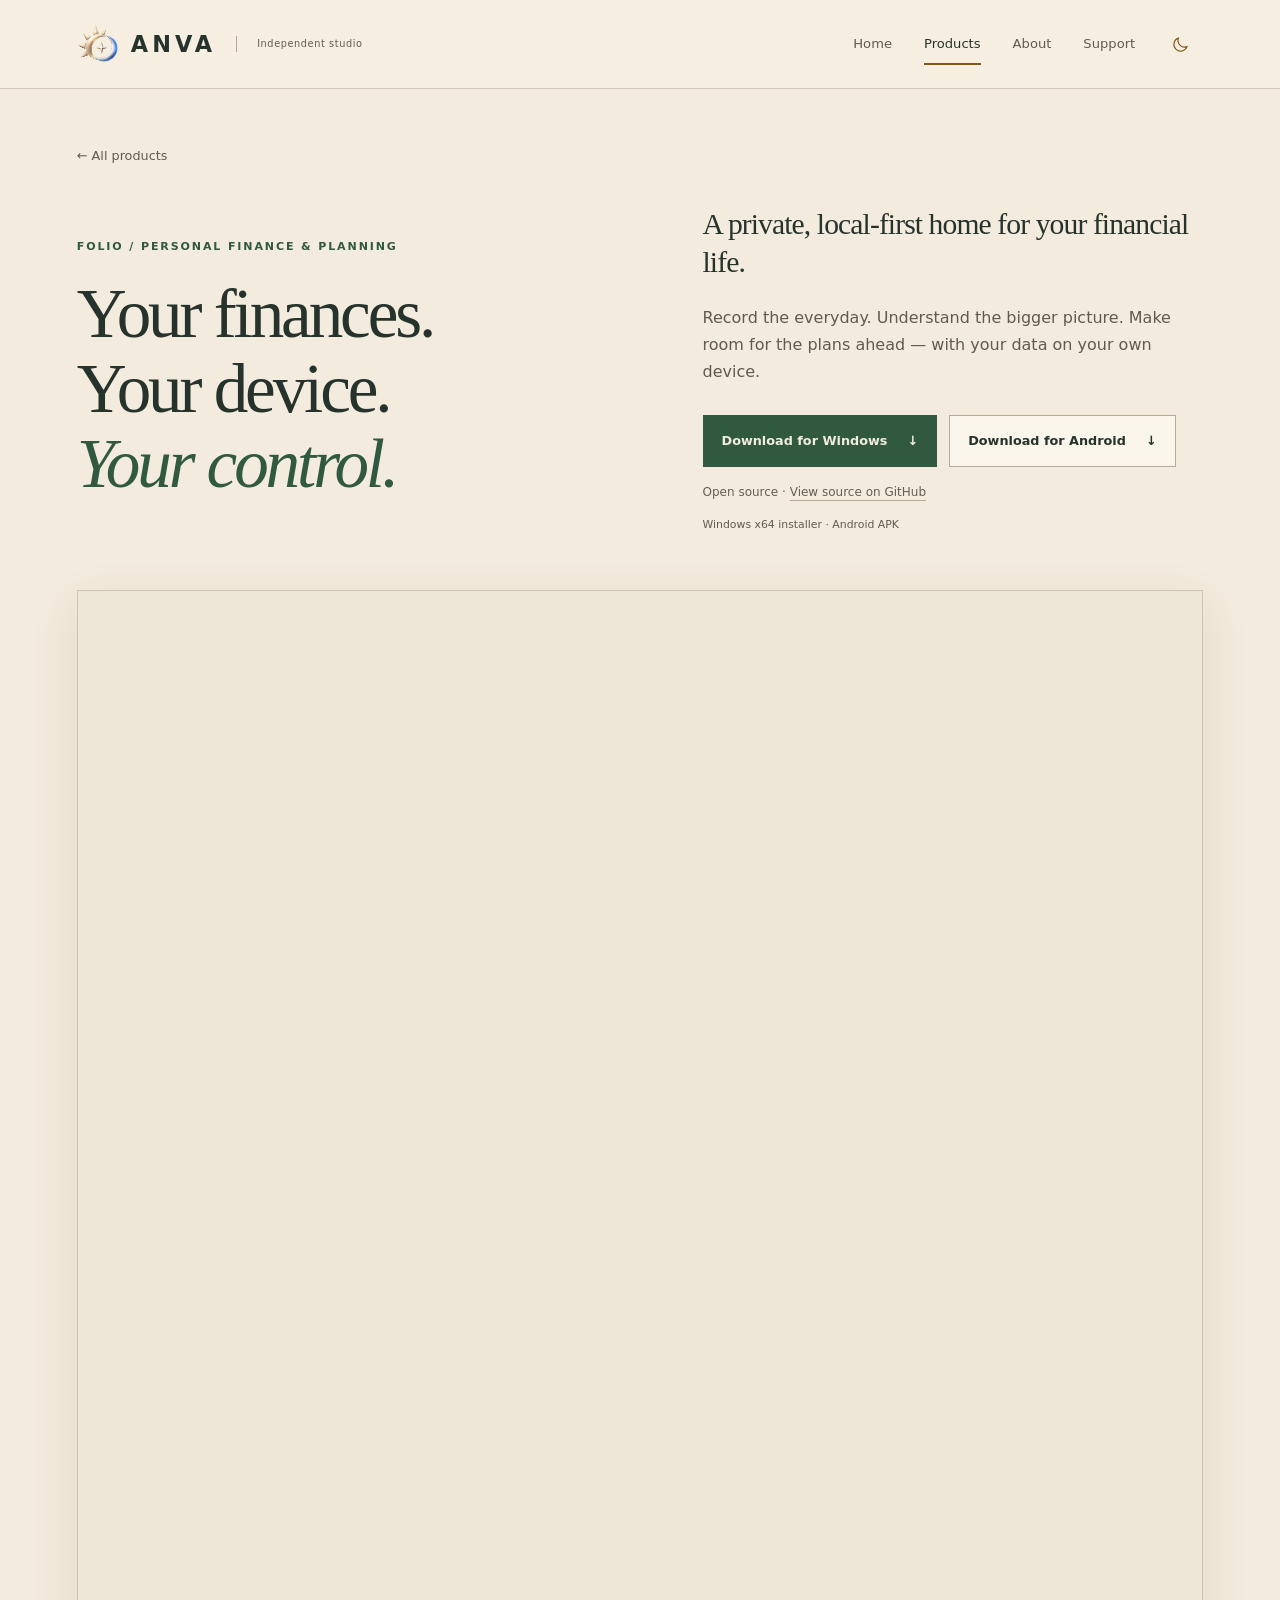
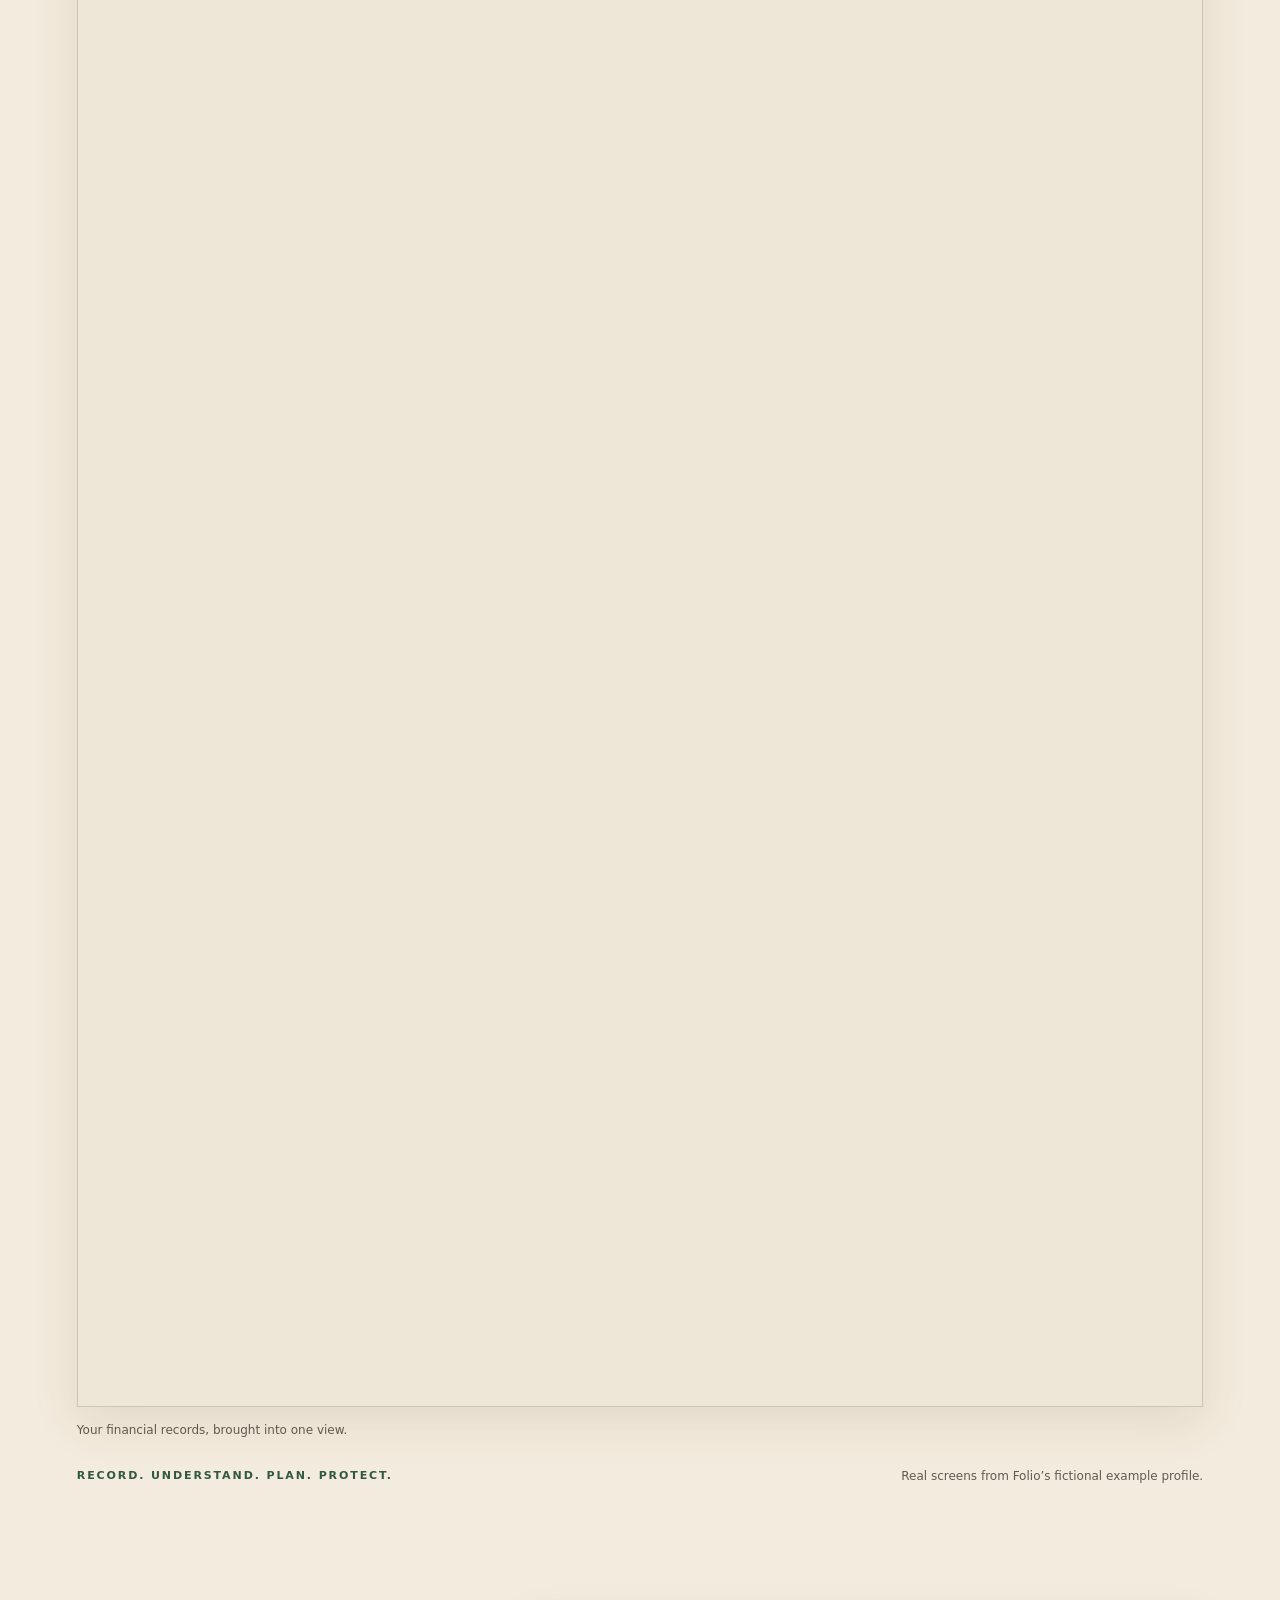
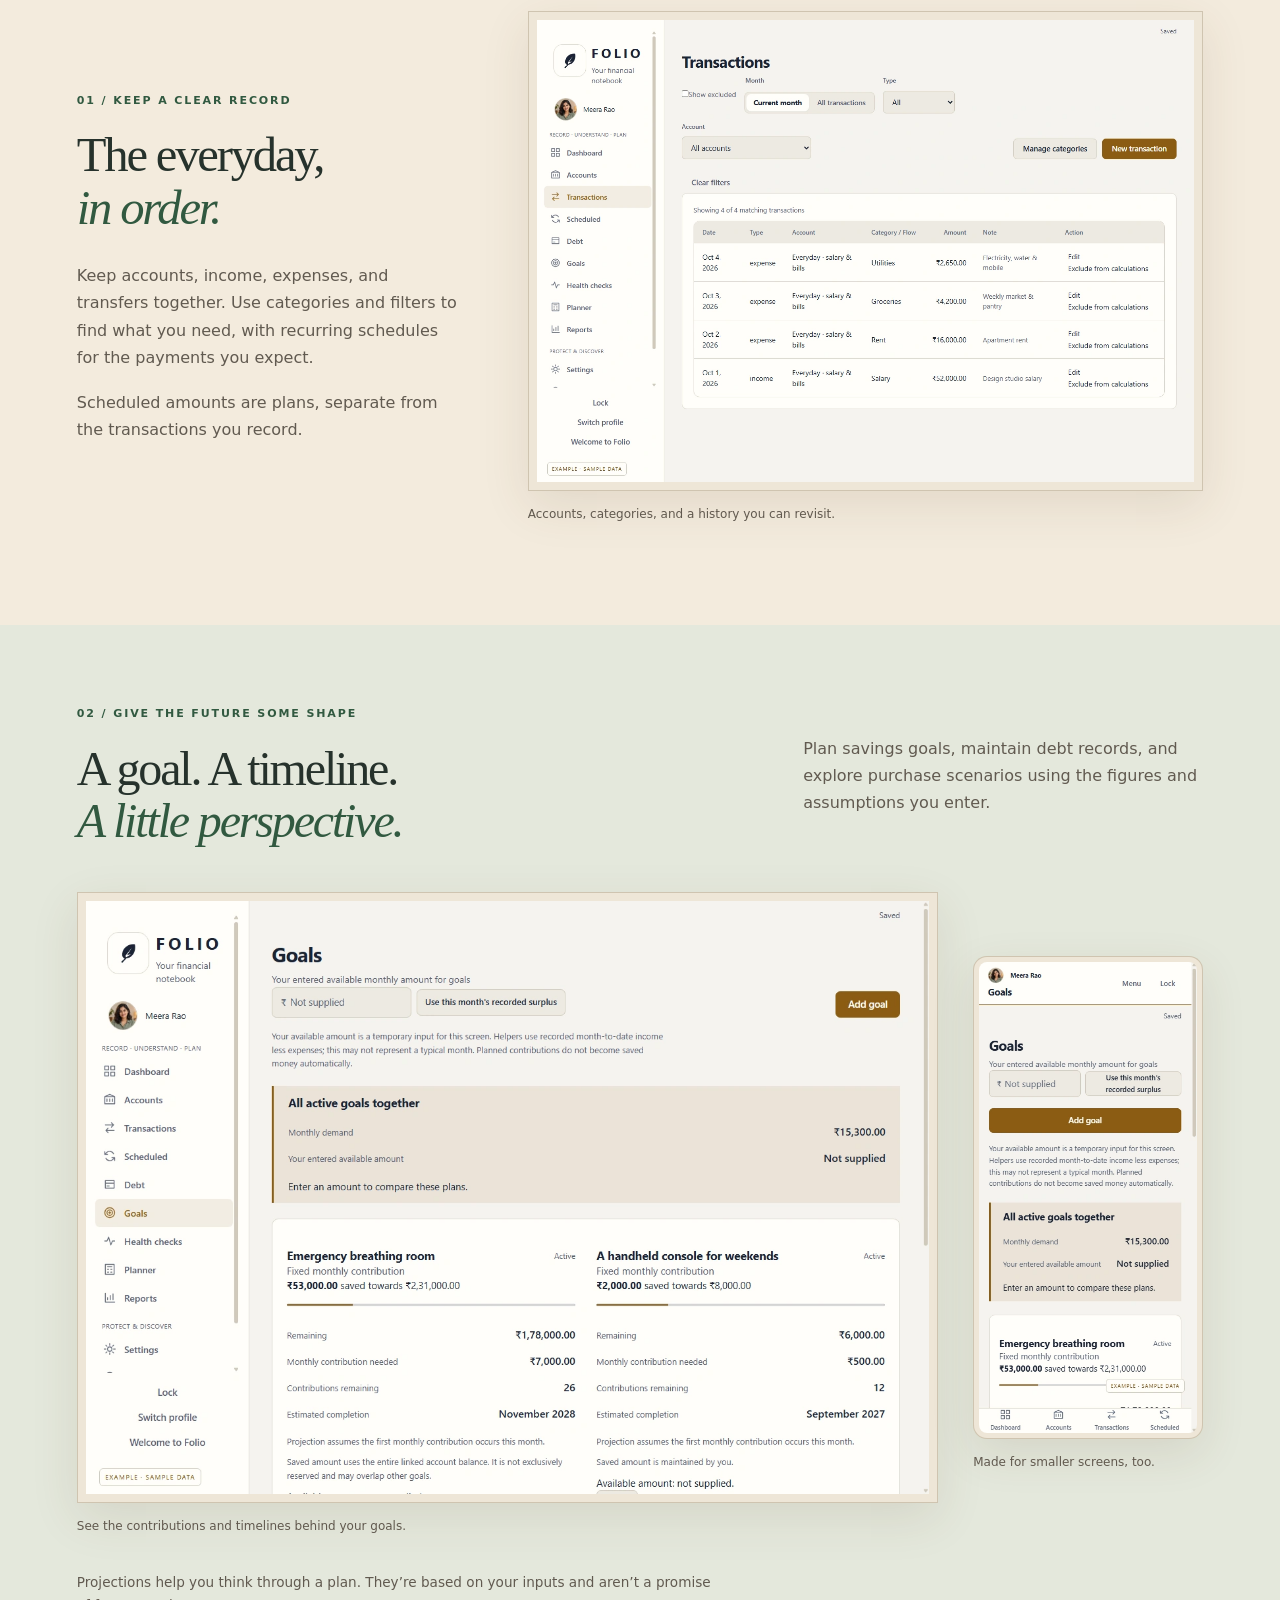
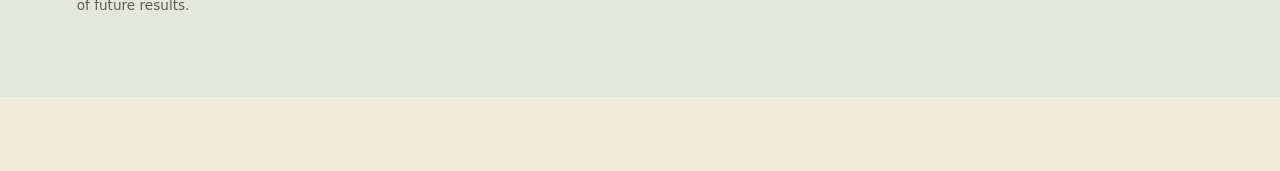
<file: products/folio.html>
<!doctype html>
<html lang="en"><head><meta charset="utf-8"><meta name="viewport" content="width=device-width,initial-scale=1"><meta name="color-scheme" content="light dark"><script>(()=>{let choice;try{choice=localStorage.getItem('anva-theme')}catch{}const theme=choice==='light'||choice==='dark'?choice:(matchMedia('(prefers-color-scheme: dark)').matches?'dark':'light');document.documentElement.dataset.theme=theme;document.documentElement.style.colorScheme=theme;})();</script><title>Folio — ANVA</title><meta name="description" content="A private, local-first personal finance and planning application, designed to help you record, understand, plan, and protect your financial life."><link rel="stylesheet" href="../css/style.css"><script src="../js/site.js" defer></script><link rel="icon" href="../assets/favicon.ico" sizes="any"><link rel="icon" href="../assets/favicon-32.png" type="image/png" sizes="32x32"><link rel="icon" href="../assets/favicon-16.png" type="image/png" sizes="16x16"><link rel="apple-touch-icon" href="../assets/apple-touch-icon.png" sizes="180x180"><link rel="canonical" href="https://anva-studio.github.io/products/folio.html"><meta property="og:site_name" content="ANVA"></head>
<body class="product-page folio"><a class="skip" href="#main">Skip to content</a><header class="site-header"><div class="header-inner"><a class="logo" href="../index.html" aria-label="ANVA home"><img class="logo-symbol" src="../assets/anva-emblem.png" width="42" height="42" alt="" decoding="async"> ANVA<span class="logo-note">Independent studio</span></a><button class="theme-toggle" type="button" aria-label="Switch theme" title="Switch theme" hidden><svg class="sun-icon" width="18" height="18" viewBox="0 0 24 24" fill="none" stroke="currentColor" stroke-width="1.5" aria-hidden="true"><circle cx="12" cy="12" r="4"/><path d="M12 2v2m0 16v2M2 12h2m16 0h2M5 5l1.5 1.5m11 11L19 19M5 19l1.5-1.5m11-11L19 5"/></svg><svg class="moon-icon" width="18" height="18" viewBox="0 0 24 24" fill="none" stroke="currentColor" stroke-width="1.5" aria-hidden="true"><path d="M20 15.5A9 9 0 0 1 8.5 4 9 9 0 1 0 20 15.5Z"/></svg></button><button class="menu-toggle" type="button" aria-controls="primary-nav" aria-expanded="false" hidden>Menu <span aria-hidden="true">+</span></button><nav id="primary-nav" aria-label="Primary"><a href="../index.html">Home</a><a href="../products.html" aria-current="page">Products</a><a href="../about.html">About</a><a href="../support.html">Support</a></nav></div></header>
<main id="main" tabindex="-1"><section class="product-intro wrap"><a class="back-link" href="../products.html">← All products</a><div class="intro-grid"><div><p class="eyebrow">Folio / Personal finance & planning</p><h1>Your finances.<br>Your device.<br><em>Your control.</em></h1></div><div class="intro-description"><p class="lead">A private, local-first home for your financial life.</p><p>Record the everyday. Understand the bigger picture. Make room for the plans ahead — with your data on your own device.</p><div class="download-actions"><a class="button download" href="https://github.com/anva-studio/Folio/releases/download/v1.0.0/Folio-Setup-1.0.0-Windows-x64.exe">Download for Windows <span aria-hidden="true">↓</span></a><a class="button download android" href="https://github.com/anva-studio/Folio/releases/download/v1.0.0/Folio-1.0.0.Android.apk">Download for Android <span aria-hidden="true">↓</span></a></div><p class="source-meta">Open source <span aria-hidden="true">·</span> <a href="https://github.com/anva-studio/Folio" target="_blank" rel="noopener noreferrer">View source on GitHub</a></p><p class="platform-note">Windows x64 installer · Android APK</p></div></div></section>
<section class="hero-showcase wrap" aria-label="Inside Folio"><figure class="app-shot desktop-shot"><a href="../assets/screenshots/folio-dark-desktop-dashboard-1280.webp" data-enlarge aria-label="Enlarge: Folio dashboard showing the active account total and recorded income and expenses"><picture><source media="(max-width: 700px)" srcset="../assets/screenshots/folio-dark-mobile-dashboard-390.webp" width="390" height="844"><img src="../assets/screenshots/folio-dark-desktop-dashboard-1280.webp" srcset="../assets/screenshots/folio-dark-desktop-dashboard-640.webp 640w, ../assets/screenshots/folio-dark-desktop-dashboard-1280.webp 1280w" sizes="(max-width: 700px) 88vw, 1100px" width="1280" height="900" alt="Folio dashboard showing the active account total and recorded income and expenses" loading="eager" fetchpriority="high" decoding="async"></picture><span class="enlarge-hint" aria-hidden="true">↗ View larger</span></a><figcaption>Your financial records, brought into one view.</figcaption></figure><div class="showcase-foot"><span class="eyebrow">Record. Understand. Plan. Protect.</span><p>Real screens from Folio’s fictional example profile.</p></div></section>
<section class="product-story wrap"><div class="story-heading"><p class="eyebrow">01 / Keep a clear record</p><h2>The everyday,<br><em>in order.</em></h2><p>Keep accounts, income, expenses, and transfers together. Use categories and filters to find what you need, with recurring schedules for the payments you expect.</p><p>Scheduled amounts are plans, separate from the transactions you record.</p></div><figure class="app-shot desktop-shot"><a href="../assets/screenshots/folio-light-desktop-transactions-1280.webp" data-enlarge aria-label="Enlarge: Folio transaction history in its light theme, with account and category filters"><img src="../assets/screenshots/folio-light-desktop-transactions-1280.webp" srcset="../assets/screenshots/folio-light-desktop-transactions-640.webp 640w, ../assets/screenshots/folio-light-desktop-transactions-1280.webp 1280w" sizes="(max-width: 700px) 88vw, 1100px" width="1280" height="900" alt="Folio transaction history in its light theme, with account and category filters" loading="lazy" decoding="async"><span class="enlarge-hint" aria-hidden="true">↗ View larger</span></a><figcaption>Accounts, categories, and a history you can revisit.</figcaption></figure></section>
<section class="planning-story"><div class="wrap"><div class="section-heading"><div><p class="eyebrow">02 / Give the future some shape</p><h2>A goal. A timeline.<br><em>A little perspective.</em></h2></div><p>Plan savings goals, maintain debt records, and explore purchase scenarios using the figures and assumptions you enter.</p></div><div class="planning-composition"><figure class="app-shot goals-shot"><a href="../assets/screenshots/folio-light-desktop-goals-1280.webp" data-enlarge aria-label="Enlarge: Folio Goals showing emergency savings and home plans with projected monthly contributions"><img src="../assets/screenshots/folio-light-desktop-goals-1280.webp" srcset="../assets/screenshots/folio-light-desktop-goals-640.webp 640w, ../assets/screenshots/folio-light-desktop-goals-1280.webp 1280w" sizes="(max-width: 700px) 88vw, 1100px" width="1280" height="900" alt="Folio Goals showing emergency savings and home plans with projected monthly contributions" loading="lazy" decoding="async"><span class="enlarge-hint" aria-hidden="true">↗ View larger</span></a><figcaption>See the contributions and timelines behind your goals.</figcaption></figure><figure class="app-shot phone-shot"><a href="../assets/screenshots/folio-light-mobile-goals-390.webp" data-enlarge aria-label="Enlarge: Folio Goals on a phone, showing combined goal demand and individual savings plans"><img src="../assets/screenshots/folio-light-mobile-goals-390.webp" srcset="../assets/screenshots/folio-light-mobile-goals-390.webp 390w" sizes="(max-width: 700px) 88vw, 1100px" width="390" height="844" alt="Folio Goals on a phone, showing combined goal demand and individual savings plans" loading="lazy" decoding="async"><span class="enlarge-hint" aria-hidden="true">↗ View larger</span></a><figcaption>Made for smaller screens, too.</figcaption></figure></div><p class="story-aside">Projections help you think through a plan. They’re based on your inputs and aren’t a promise of future results.</p></div></section>
<section class="product-story reports-story wrap"><figure class="app-shot desktop-shot"><a href="../assets/screenshots/folio-dark-desktop-reports-1280.webp" data-enlarge aria-label="Enlarge: Folio Reports with monthly cash flow and category spending"><img src="../assets/screenshots/folio-dark-desktop-reports-1280.webp" srcset="../assets/screenshots/folio-dark-desktop-reports-640.webp 640w, ../assets/screenshots/folio-dark-desktop-reports-1280.webp 1280w" sizes="(max-width: 700px) 88vw, 1100px" width="1280" height="900" alt="Folio Reports with monthly cash flow and category spending" loading="lazy" decoding="async"><span class="enlarge-hint" aria-hidden="true">↗ View larger</span></a><figcaption>A view across the months, and the categories within them.</figcaption></figure><div class="story-heading"><p class="eyebrow">03 / Step back and see</p><h2>Patterns worth<br><em>noticing.</em></h2><p>Review monthly cash flow and category spending in Reports. Health checks compare the figures you supply with targets you choose.</p><p>These are tools for understanding your records and exploring your plans, rather than a financial-advice service.</p></div></section>
<section class="product-principles wrap"><div><p class="eyebrow">Private by design</p><h2>Your records.<br><em>Your keeping.</em></h2></div><div class="prose"><p>Folio works locally with encrypted profiles. It doesn’t need a bank login or a cloud account.</p><p>Keep an encrypted backup somewhere safe outside the app. Export records as CSV when you need them elsewhere; CSV files are readable, so store them with care.</p><p class="currency-note">Folio currently uses Indian rupees (INR).</p></div></section>
<section class="download-finale wrap"><p class="eyebrow">Make it your Folio</p><h2>A clearer place<br>for your financial life.</h2><div class="download-actions"><a class="button download" href="https://github.com/anva-studio/Folio/releases/download/v1.0.0/Folio-Setup-1.0.0-Windows-x64.exe">Download for Windows <span aria-hidden="true">↓</span></a><a class="button download android" href="https://github.com/anva-studio/Folio/releases/download/v1.0.0/Folio-1.0.0.Android.apk">Download for Android <span aria-hidden="true">↓</span></a></div><p class="source-meta">Open source <span aria-hidden="true">·</span> <a href="https://github.com/anva-studio/Folio" target="_blank" rel="noopener noreferrer">View source on GitHub</a></p></section></main><dialog class="screenshot-dialog" aria-label="Application screenshot"><button type="button" class="dialog-close" aria-label="Close screenshot">Close ×</button><img alt=""><p class="dialog-caption"></p><a class="dialog-fullsize text-link" href="../products.html" target="_blank" rel="noopener noreferrer">Open full-size image ↗</a></dialog><footer><div class="footer-top"><a class="footer-logo" href="../index.html">ANVA</a><p>Made with care. And a little curiosity.</p><nav aria-label="Footer"><a href="../products.html">Products</a><a href="../about.html">About</a><a href="../support.html">Support</a><a href="../support.html#contact">Contact</a><a href="https://github.com/anva-studio" target="_blank" rel="noopener noreferrer">GitHub ↗</a></nav></div><div class="footer-bottom"><span>© 2026 ANVA</span><span>A tiny independent studio.</span></div></footer></body></html>
</file>
<file: css/styles.css>
/* Authored palettes; native scrolling, local assets, no framework. */
:root{color-scheme:light;--bg:#f3eddf;--paper:#faf6ed;--ink:#23372e;--muted:#68675b;--line:#d5cbbb;--gold:#7d5b2f;--green:#304f40;--green-tint:#e2e8dc;--purple:#5b456a;--purple-tint:#e8e0ec;--shadow:0 22px 48px #49351d18;--shot-edge:#b5bfaf;--serif:Georgia,'Times New Roman',serif;--sans:system-ui,-apple-system,'Segoe UI',sans-serif}
[data-theme=dark]{color-scheme:dark;--bg:#141d20;--paper:#1c282b;--ink:#f0e8d9;--muted:#b6b8ad;--line:#3a4848;--gold:#dfbe87;--green:#bdd4bc;--green-tint:#223b31;--purple:#cfb9de;--purple-tint:#302b3e;--shadow:0 24px 55px #060b104d;--shot-edge:#53665c}
*{box-sizing:border-box}html{scroll-behavior:smooth;scroll-padding-top:30px}body{margin:0;background:var(--bg);color:var(--ink);font:400 15px/1.7 var(--sans);-webkit-font-smoothing:antialiased}a{color:inherit;text-decoration:none}button{font:inherit}img{display:block;max-width:100%;height:auto}p,h1,h2,figure{margin:0}h1,h2{font-family:var(--serif);font-weight:400;letter-spacing:-.055em;line-height:1.04}em{font-weight:400;color:var(--gold)}button,a{-webkit-tap-highlight-color:#bda47738}a:focus-visible,button:focus-visible{outline:3px solid var(--gold);outline-offset:6px}main:focus{outline:none}.wrap{width:min(1256px,calc(100% - 112px));margin-inline:auto}.skip{position:fixed;z-index:10;top:12px;left:20px;padding:12px 20px;background:var(--ink);color:var(--bg);transform:translateY(-160%)}.skip:focus{transform:none}
.site-header{display:flex;align-items:center;justify-content:space-between;gap:24px;min-height:108px;border-bottom:1px solid var(--line)}.brand{display:flex;gap:12px;align-items:center;min-height:48px}.brand img{width:42px;height:42px;object-fit:contain}.brand>span:first-of-type{font:23px var(--serif);letter-spacing:.17em}.brand-note{border-left:1px solid var(--line);margin-left:10px;padding-left:22px;font-size:11px;color:var(--muted)}nav{display:flex;align-items:center;gap:30px}nav>a{padding-block:13px;font-size:12px}nav>a span{margin-left:14px;color:var(--gold)}.theme-toggle{display:grid;place-items:center;width:46px;height:46px;border:1px solid var(--line);border-radius:50%;background:none;color:var(--ink);cursor:pointer;transition:background .2s,transform .2s}.theme-toggle[hidden]{display:none}.theme-toggle:hover{background:var(--paper);transform:rotate(-9deg)}.theme-toggle svg{width:19px;height:19px;fill:none;stroke:currentColor;stroke-width:1.4}.theme-toggle .sun{display:none}[data-theme=dark] .theme-toggle .sun{display:block}[data-theme=dark] .theme-toggle .moon{display:none}
.welcome{display:grid;grid-template-columns:1.4fr 1fr;gap:12%;align-items:center;padding-block:94px 100px}.eyebrow{font-size:10px;letter-spacing:.16em;text-transform:uppercase;font-weight:600;color:var(--gold)}.tiny-rule{display:inline-block;width:26px;height:1px;background:var(--gold);vertical-align:middle;margin-right:12px}.welcome h1{font-size:clamp(62px,6.8vw,101px);margin-block:24px 30px}.intro{max-width:455px;font-size:15px;line-height:1.9;color:var(--muted)}.studio-link{display:inline-flex;gap:20px;align-items:center;min-height:50px;border-bottom:1px solid var(--gold);font-size:12px;margin-top:26px}.studio-link .domain{color:var(--muted);font-size:10px}.studio-link>span:last-child{color:var(--gold);transition:transform .2s}.studio-link:hover>span:last-child{transform:translate(3px,-3px)}.shelf-index{position:relative;border-top:1px solid var(--line);padding:24px 0 6px;margin-top:68px}.shelf-index:before{content:'';position:absolute;top:-20px;left:0;width:44px;height:4px;background:linear-gradient(90deg,var(--gold) 50%,#9eacb1 50%)}.index-label{font:italic 23px/1.4 var(--serif);display:block;margin-bottom:26px;color:var(--muted)}.shelf-index>a{display:flex;align-items:center;gap:22px;padding:18px 0;border-bottom:1px solid var(--line)}.index-number{font-size:10px;color:var(--gold);align-self:start;padding-top:8px}.index-name{font:28px var(--serif);letter-spacing:-.025em;flex:1}.index-name small{display:block;font:11px var(--sans);color:var(--muted);margin-top:8px;letter-spacing:0}.shelf-index>a>span:last-child{color:var(--gold);transition:transform .2s}.shelf-index>a:hover>span:last-child{transform:translate(3px,3px)}.index-note{font-size:10px;letter-spacing:.04em;color:var(--muted);margin-top:20px}.collection-heading{border-block:1px solid var(--line);display:flex;align-items:center;justify-content:space-between;padding-block:19px}.collection-heading h2{font:12px var(--sans);letter-spacing:.12em;text-transform:uppercase}.collection-heading>span{font:italic 15px var(--serif);color:var(--muted)}
.product{padding-block:80px 92px;display:grid;grid-template-columns:.76fr 1.4fr;gap:8%;align-items:center;scroll-margin-top:30px}.product-copy{max-width:360px}.product-number{font-weight:400;letter-spacing:0;margin-right:20px;padding-right:15px;border-right:1px solid var(--line)}.product h2{font-size:clamp(60px,6vw,84px);margin:22px 0}.folio h2,.folio .eyebrow{color:var(--green)}.title-dot{color:var(--gold)}.product-promise{font:25px/1.25 var(--serif);letter-spacing:-.025em;margin-bottom:21px}.description{font-size:13px;color:var(--muted);line-height:1.9}.explore{display:flex;justify-content:space-between;align-items:center;padding:16px 0;border-bottom:1px solid var(--line);font-size:12px;margin-top:12px;max-width:285px}.explore>span{color:var(--gold);transition:transform .2s}.explore:hover>span{transform:translate(3px,-3px)}.get-app{margin-top:27px}.availability{color:var(--muted);font-size:10px;margin-bottom:11px}.download-pair{display:flex;flex-direction:column;gap:8px;max-width:285px}.download{display:flex;align-items:center;justify-content:space-between;border:1px solid var(--line);padding:12px 17px;min-height:46px;font-size:11px;transition:background .2s,transform .2s}.download.primary{background:var(--green);color:var(--bg);border-color:var(--green)}.download:hover{transform:translateY(-2px);background:var(--green-tint)}.download.primary:hover{background:var(--ink)}.source{display:inline-flex;align-items:center;gap:9px;min-height:44px;margin-top:3px;font-size:10px;color:var(--muted);text-decoration:underline;text-underline-offset:4px;text-decoration-color:var(--line)}.source:hover{color:var(--ink);text-decoration-color:currentColor}
.folio-visual{position:relative;padding:32px 24px 135px 0;min-width:0}.folio-visual:before{content:'';position:absolute;inset:0 -28px 90px 40px;background:var(--green-tint);border:1px solid var(--line)}.desktop-shot{position:relative;z-index:1;background:#111c25;border:1px solid var(--shot-edge);box-shadow:var(--shadow)}.shot-label{display:flex;justify-content:space-between;align-items:center;gap:10px;padding:10px 14px;font-size:8px;letter-spacing:.06em;color:#c3cfc8;border-bottom:1px solid #ffffff20}.window-dots{display:flex;gap:4px}.window-dots i{width:4px;height:4px;background:#7e918a;border-radius:50%}.desktop-shot img{width:100%;aspect-ratio:1280/900}.desktop-shot figcaption{color:#bec9c5;font-size:8px;padding:8px 12px;display:flex;justify-content:space-between;gap:15px;border-top:1px solid #ffffff15}.desktop-shot a,.phone a,.goals-shot a{display:block;transition:filter .2s}.desktop-shot a:hover,.phone a:hover,.goals-shot a:hover{filter:brightness(1.06)}.goals-shot{position:absolute;width:44%;right:-4%;bottom:12px;z-index:2;border:5px solid var(--paper);background:var(--paper);box-shadow:var(--shadow);transform:rotate(3deg)}.goals-shot img{width:100%;aspect-ratio:640/450}.goals-shot figcaption{font:italic 12px/1.4 var(--serif);padding:11px 4px 5px;color:var(--ink)}.margin-note{position:absolute;bottom:53px;left:20px;font:italic 17px/1.35 var(--serif);color:var(--green)}
.character{border-top:1px solid var(--line);grid-template-columns:1.4fr .76fr;gap:10%;padding-block:84px}.character .product-copy{justify-self:end}.character h2,.character .eyebrow{color:var(--purple)}.character .download.primary{background:var(--purple);border-color:var(--purple)}.character .download:hover{background:var(--purple-tint)}.character .download.primary:hover{background:var(--ink)}.character-visual{position:relative;padding:30px 42px 25px;background:var(--purple-tint);border:1px solid var(--line);min-width:0}.character-visual:before{content:'';position:absolute;left:20px;top:-12px;height:44px;width:16px;border:1px solid var(--purple);border-radius:8px;transform:rotate(8deg);opacity:.6}.paper-heading{display:flex;align-items:start;justify-content:space-between;gap:20px;border-bottom:1px solid color-mix(in srgb,var(--purple) 28%,transparent);padding-bottom:24px;margin-bottom:28px;color:var(--purple)}.paper-heading>span{font-size:8px;letter-spacing:.08em;text-transform:uppercase;max-width:100px;padding-top:6px}.paper-heading i{font:italic 23px/1.2 var(--serif);letter-spacing:-.03em}.phone-pair{display:grid;grid-template-columns:1fr 1fr;gap:22px;max-width:380px;margin:auto;padding-bottom:42px}.phone{min-width:0}.phone a{border:5px solid #15212a;border-radius:17px;overflow:hidden;box-shadow:0 14px 30px #15132c24;background:#15212a}.phone img{width:100%;aspect-ratio:375/812}.light-phone a{border-color:#fbf7ee;background:#fbf7ee}.phone figcaption{font:italic 13px var(--serif);color:var(--purple);margin-top:14px;text-align:center}.dark-phone{transform:translateY(38px)}.visual-caption{font-size:9px;letter-spacing:.03em;color:var(--muted);text-align:center;margin-top:18px}
.back-to-studio{border-top:1px solid var(--line);padding-block:72px 78px;text-align:center}.back-to-studio h2{font-size:clamp(30px,3.5vw,46px);line-height:1.2;margin-top:20px}.back-to-studio .studio-link{margin-top:20px}footer{border-top:1px solid var(--line);padding-block:28px 32px;display:flex;justify-content:space-between;align-items:center;gap:20px}.footer-brand{font:22px var(--serif);letter-spacing:.15em;display:inline-block;padding-block:8px}.footer-brand+p{font:italic 13px var(--serif);color:var(--muted);margin-top:3px}.footer-note{text-align:right;color:var(--muted);font-size:11px}.footer-note small{font-size:9px;display:block;margin-top:10px}
@media(prefers-reduced-motion:no-preference){.welcome-copy{animation:arrive .6s ease-out both}.shelf-index{animation:arrive .75s ease-out both}@keyframes arrive{from{opacity:0;transform:translateY(12px)}to{opacity:1;transform:none}}}
@media(max-width:1000px){.wrap{width:calc(100% - 64px)}.welcome{gap:7%;padding-block:65px 75px}.welcome h1{font-size:74px}.product{gap:6%;grid-template-columns:.85fr 1.15fr}.character{grid-template-columns:1.15fr .85fr}.product h2{font-size:65px}.character-visual{padding:26px 24px}.paper-heading i{font-size:20px}.phone-pair{gap:16px}.folio-visual{padding-right:0}.folio-visual:before{right:-12px}.goals-shot{right:-3%;width:48%}.margin-note{left:5px;font-size:15px}}
@media(max-width:700px){.wrap{width:calc(100% - 40px)}.site-header{min-height:82px;gap:12px}.brand{gap:8px}.brand img{width:35px;height:35px}.brand>span:first-of-type{font-size:19px}.brand-note{display:none}nav{gap:15px}nav>a{font-size:10px}nav>a span{margin-left:5px}.theme-toggle{width:44px;height:44px}.welcome{display:block;padding-block:52px 46px}.welcome h1{font-size:clamp(61px,12vw,82px);margin-block:22px 24px}.eyebrow{font-size:9px}.intro{font-size:13px;line-height:1.85;max-width:460px}.studio-link{gap:16px;font-size:11px;margin-top:21px}.studio-link .domain{font-size:9px}.shelf-index{margin-top:52px;padding-top:18px}.index-label{font-size:20px;margin-bottom:14px}.index-label br{display:none}.shelf-index>a{padding-block:15px}.index-name{font-size:25px}.index-name small{font-size:10px}.index-note{margin-top:16px}.collection-heading{padding-block:17px}.collection-heading h2{font-size:10px}.collection-heading>span{font-size:12px}.product,.character{display:flex;flex-direction:column;gap:35px;align-items:stretch;padding-block:43px 48px}.product-copy,.character .product-copy{max-width:none;align-self:stretch}.product h2{font-size:66px;margin-block:16px 22px}.character h2 br{display:none}.character h2{font-size:53px;max-width:350px}.product-promise{font-size:25px}.description{max-width:470px}.get-app{margin-top:22px}.download-pair{max-width:none;display:grid;grid-template-columns:1fr 1fr;gap:9px}.download{padding:12px 11px;font-size:10px;min-height:48px;gap:8px}.explore{max-width:none}.availability{font-size:10px}.source{min-height:44px}.folio-visual{padding:22px 15px 115px 0}.folio-visual:before{inset:0 0 75px 25px}.shot-label{font-size:7px;padding:8px 10px}.desktop-shot figcaption{font-size:7px;padding:7px 9px}.goals-shot{width:48%;right:0;bottom:8px;transform:rotate(2deg)}.goals-shot figcaption{font-size:10px;padding-block:8px 4px}.margin-note{bottom:30px;left:5px;font-size:15px}.character .product-copy{order:-1}.character-visual{padding:26px 25px 23px}.paper-heading{margin-bottom:24px;padding-bottom:19px}.paper-heading i{font-size:22px}.paper-heading>span{font-size:8px}.phone-pair{max-width:360px;gap:22px}.phone a{border-width:4px;border-radius:14px}.back-to-studio{padding-block:50px}.back-to-studio h2{font-size:32px}.back-to-studio h2 br{display:none}footer{display:block;padding-block:24px}.footer-note{text-align:left;margin-top:22px}.footer-note small{margin-top:6px}}
@media(max-width:360px){nav>a{display:none}.download-pair{grid-template-columns:1fr}.character h2{font-size:47px}.character-visual{padding-inline:18px}.phone-pair{gap:14px}.paper-heading i{font-size:19px}.studio-link{gap:12px}}
@media(prefers-reduced-motion:reduce){html{scroll-behavior:auto}*,*:before,*:after{animation:none!important;transition:none!important}}
</file>
<file: css/style.css>
:root{--bg:#141a19;--text:#f4eee4;--muted:#c4c3ba;--amber:#e6bf8c;--line:#3a403b;--display:Georgia,'Times New Roman',serif;--ui:system-ui,-apple-system,'Segoe UI',sans-serif}*{box-sizing:border-box}html{scroll-behavior:smooth;scroll-padding-top:30px}body{margin:0;background:var(--bg);color:var(--text);font-family:var(--ui);line-height:1.7}a{color:inherit;text-decoration:none}button{font:inherit}img{display:block;width:100%;height:auto}h1,h2,h3,p{margin:0}h1,h2,h3{font-family:var(--display);font-weight:400;line-height:1.08;letter-spacing:-.045em}h1{font-size:clamp(3.3rem,6.4vw,6.4rem)}h2{font-size:clamp(2.5rem,4.2vw,4.5rem)}h3{font-size:2.6rem}em{color:var(--amber)}p{color:var(--muted)}a:focus-visible,button:focus-visible{outline:3px solid var(--amber);outline-offset:6px}main:focus{outline:none}.wrap{width:min(1240px,88%);margin-inline:auto}.eyebrow{font-family:var(--ui);font-size:.69rem;font-weight:600;letter-spacing:.17em;text-transform:uppercase;color:var(--amber)}.skip{position:fixed;z-index:100;left:20px;top:-100px;padding:12px 20px;background:var(--amber);color:#18201d}.skip:focus{top:12px}.site-header{position:relative;z-index:20;background:var(--bg);border-bottom:1px solid var(--border-soft)}.header-inner{min-height:88px;width:88%;max-width:1400px;margin:auto;display:flex;align-items:center;justify-content:space-between;gap:20px}.logo{display:flex;align-items:center;gap:12px;font-size:1.4rem;letter-spacing:.18em;font-weight:650}.logo-symbol{width:42px;height:42px;flex:none;object-fit:contain}.logo-note{font-size:.61rem;letter-spacing:.06em;font-weight:400;color:var(--muted);border-left:1px solid var(--line);padding-left:20px;margin-left:8px}#primary-nav{display:flex;gap:32px;align-items:center}#primary-nav a{font-size:.82rem;color:var(--muted);padding:14px 0;position:relative}#primary-nav a:hover,#primary-nav a[aria-current]{color:var(--text)}#primary-nav a[aria-current]:after{content:'';position:absolute;bottom:4px;left:0;right:0;height:2px;background:var(--amber)}.menu-toggle{color:var(--text);background:none;border:1px solid var(--line);padding:10px 14px;min-height:44px}.menu-toggle[hidden]{display:none}.button{display:inline-flex;gap:35px;align-items:center;background:var(--amber);color:#20251e;padding:14px 24px;font-size:.84rem;font-weight:600;min-height:50px;transition:background .2s}.button:hover{background:#f4d5ae}.text-link{display:inline-flex;justify-content:space-between;gap:28px;padding:12px 0;border-bottom:1px solid #9a9f8866;font-size:.88rem}.text-link:hover{color:var(--amber);border-color:var(--amber)}.entrance{position:relative;min-height:730px;height:min(850px,calc(100svh - 88px));isolation:isolate}.scene{position:absolute;inset:0;height:100%;object-fit:cover;object-position:65% 52%;z-index:-2}.entrance-shade{position:absolute;inset:0;z-index:-1;background:linear-gradient(90deg,#111916eb 0%,#111916c9 24%,#11191620 58%,transparent 80%),linear-gradient(0deg,#141a19 0%,transparent 24%)}.hero-copy{padding:75px 0 110px;margin-left:6%;width:480px;max-width:88%}.hero-copy h1{margin:23px 0 24px;font-size:clamp(4.5rem,6.7vw,7rem)}.hero-copy>p:not(.eyebrow){max-width:350px;font-size:.96rem;line-height:1.8;color:#dddacf}.hero-copy .button{margin-top:30px}.warm-dot{display:inline-block;width:6px;height:6px;background:var(--amber);border-radius:50%;margin-right:9px}.scene-caption{position:absolute;bottom:26px;left:6%;right:6%;display:flex;justify-content:space-between;font-size:.66rem;letter-spacing:.12em;color:#d3cec0;text-transform:uppercase}.workshop{padding:100px 0 0}.workshop-intro{width:88%;max-width:1240px;margin:auto;position:relative;z-index:1}.workshop-intro h2{margin:18px 0 22px}.workshop-intro>p:last-child{max-width:420px}.workshop-scene{position:relative;margin-top:-90px;margin-left:42%;height:480px;overflow:hidden}.workshop-scene img{height:100%;object-fit:cover;object-position:50% 60%;mask-image:linear-gradient(90deg,transparent,black 20%),linear-gradient(0deg,transparent,black 22%);mask-composite:intersect}.image-caption{position:absolute;right:12%;bottom:35px;font-size:.7rem;color:#d6d3ca}.product-pair{display:grid;grid-template-columns:1fr 1fr;gap:28px}.product{position:relative;overflow:hidden;border:1px solid var(--border-soft);padding:28px 34px 34px}.folio{--prod:#b4d0b4;background:#182c25}.character{--prod:#d5bada;background:#292338}.product .eyebrow{color:var(--prod)}.product-top{display:flex;justify-content:space-between;align-items:center;gap:15px;position:relative;z-index:2}.status{font-family:var(--ui);font-size:.64rem;letter-spacing:.08em;text-transform:uppercase;border:1px solid #ffffff40;padding:5px 9px;display:inline-block;color:var(--text);white-space:nowrap}.folio-art{height:245px;position:relative;overflow:hidden;display:flex;align-items:center;justify-content:center;background:radial-gradient(ellipse at center,#4c705335,transparent 70%)}.orbit{position:absolute;border:1px solid #b4d0b432;border-radius:50%;width:240px;height:240px}.orbit.two{width:180px;height:180px}.orbit.three{width:300px;height:300px}.monogram{font-family:Georgia,serif;font-size:100px;font-style:italic;color:#c2d5b7;line-height:1;transform:translateY(-12px)}.art-label{position:absolute;bottom:12px;letter-spacing:.16em;text-transform:uppercase;font-size:.56rem;color:#b4d0b4}.character-art{height:245px;position:relative;display:flex;align-items:center;justify-content:center}.paper-sheet{display:block;position:absolute;width:180px;height:198px;background:#e9dfd0;border:1px solid #e9dfd0;box-shadow:0 12px 28px #0003}.paper-sheet.back{background:#afa0b3;transform:rotate(-12deg) translate(-14px,0)}.paper-sheet.front{transform:rotate(5deg);color:#342c42;padding:26px 20px;font-family:Georgia,serif}.paper-sheet.front>span{font-size:23px;line-height:1.05;display:block}.paper-sheet i{color:#695370}.paper-sheet small{position:absolute;bottom:20px;font-size:7px;letter-spacing:.18em;border-top:1px solid #948797;padding-top:9px;width:calc(100% - 40px)}.product-copy{position:relative;border-top:1px solid var(--border-soft);padding-top:24px}.product-copy h3{margin-bottom:18px}.product-line{font-family:var(--display);font-size:1.55rem;line-height:1.25;color:var(--prod);margin-bottom:16px;letter-spacing:-.025em}.product-copy>p:not(.product-line){font-size:.9rem;max-width:380px}.product-copy .text-link{margin-top:17px;color:var(--prod)}.studio-close{display:grid;grid-template-columns:.7fr 1fr 1fr;gap:40px;padding-block:120px;align-items:start}.studio-close .eyebrow{padding-top:10px}.studio-close .text-link{margin-top:16px}.split-hero{display:grid;grid-template-columns:45% 55%;min-height:650px}.split-copy{padding:85px 9% 70px 13.3%;align-self:center}.split-copy h1{margin:20px 0 30px}.split-copy>p:not(.eyebrow){max-width:390px}.split-copy .text-link,.split-copy .button{margin-top:26px}.split-art{position:relative;overflow:hidden}.split-art img{height:100%;object-fit:cover;object-position:55% center}.split-art:after{content:'';position:absolute;inset:0;background:linear-gradient(90deg,#141a1970,transparent 25%),linear-gradient(0deg,#141a19,transparent 25%)}.catalogue{padding:65px 0 100px}.section-heading{display:flex;justify-content:space-between;align-items:end;margin-bottom:40px;gap:25px}.section-heading h2{font-size:3rem}.story{display:grid;grid-template-columns:1fr 1.2fr;gap:100px;padding-block:100px}.story h2{margin-top:20px}.prose p+p{margin-top:24px}.prose h3{margin:42px 0 20px;font-size:2rem}.quiet-section{display:grid;grid-template-columns:1.1fr 1fr;background:var(--quiet)}.quiet-art{min-height:620px}.quiet-art img{height:100%;object-fit:cover;object-position:58% center}.quiet-copy{align-self:center;padding:65px 12%}.quiet-copy h2{margin:20px 0 30px}.quiet-copy p+p{margin-top:22px}.quiet-link{display:block;padding:16px 0;font-size:.8rem}.contact-section{padding-block:100px 70px;scroll-margin-top:20px}.contact-heading{max-width:650px;margin-bottom:50px}.contact-heading h2{margin:20px 0}.contact-layout{display:grid;grid-template-columns:1fr 1fr;gap:70px}.contact-art img{height:100%;object-fit:cover;object-position:60% center}.contact-paths article{padding:0 0 30px}.contact-paths article+article{border-top:1px solid var(--line);padding-top:30px}.contact-paths h3{font-size:2rem;margin:12px 0}.contact-paths p{font-size:.94rem}.contact-paths .text-link{margin-top:10px}.thanks{font-family:var(--display);font-size:1.6rem;text-align:center;margin-top:85px;color:var(--amber);font-style:italic}.release-hero{display:grid;grid-template-columns:1.15fr 1fr;min-height:720px;padding:60px 6%;gap:40px}.release-copy{align-self:center;max-width:680px}.back-link{display:inline-block;font-size:.8rem;color:var(--muted);margin-bottom:35px;padding-block:8px}.release-copy>.eyebrow{font-size:.9rem;color:var(--prod);margin-bottom:12px}.release-copy h1{font-size:clamp(3.5rem,5.4vw,5.6rem);margin:24px 0}.release-copy em{color:var(--prod)}.release-copy>p:last-child{max-width:540px}.release-art{align-self:center;min-width:0}.release-art .folio-art,.release-art .character-art{height:500px}.release-art .orbit.one{width:330px;height:330px}.release-art .orbit.two{width:250px;height:250px}.release-art .orbit.three{width:410px;height:410px}.release-art .monogram{font-size:160px}.release-art .paper-sheet{width:260px;height:340px}.release-art .paper-sheet.front{padding:45px 30px}.release-art .paper-sheet.front>span{font-size:39px}.release-art .paper-sheet small{bottom:30px;width:calc(100% - 60px);font-size:9px}.release-detail{padding-block:95px;display:grid;grid-template-columns:1fr 1fr;gap:90px}.release-detail h2{font-size:clamp(2.5rem,3.3vw,3.6rem)}.release-note{border-top:1px solid var(--line);padding-block:65px 90px}.release-note h2{font-size:2.6rem;margin:15px 0 22px}.release-note p{max-width:640px}.release-note .text-link{margin-top:20px}.not-found{padding-block:100px 140px}.not-found h1{margin:24px 0}.not-found .button{margin-top:30px}footer{border-top:1px solid var(--line);padding:50px 6% 24px;background:var(--footer)}.footer-top{max-width:1400px;margin:auto;display:flex;gap:30px;align-items:center;flex-wrap:wrap}.footer-logo{font-size:1.7rem;letter-spacing:.12em;font-weight:600}.footer-top p{font-size:.8rem}.footer-top nav{display:flex;gap:24px;margin-left:auto;flex-wrap:wrap}.footer-top nav a{font-size:.8rem;padding:10px 0;color:var(--muted)}.footer-top a:hover{color:var(--amber)}.footer-bottom{max-width:1400px;margin:35px auto 0;border-top:1px solid #ffffff10;padding-top:18px;display:flex;justify-content:space-between;color:#a8afa4;font-size:.66rem}
@media(min-width:1700px){.hero-copy{margin-left:max(6%,calc((100vw - 1400px)/2))}.entrance{height:850px}.scene{object-position:center 55%}}
@media(max-width:1024px){.logo-note{display:none}.hero-copy{width:420px}.workshop-scene{margin-top:-30px;margin-left:30%;height:380px}.product-top{align-items:start;flex-direction:column;gap:10px}.product{padding:24px}.studio-close{grid-template-columns:1fr 1fr}.studio-close>.eyebrow{grid-column:1/-1}.split-copy{padding:60px 10% 60px 13%}.split-hero{min-height:600px}.story{gap:50px}.quiet-copy{padding:50px 10%}.contact-layout{gap:35px}.footer-top nav{margin-left:0;width:100%}.release-hero{gap:20px}.release-art .orbit.three{width:340px;height:340px}.release-detail{gap:50px}}
@media(max-width:700px){.header-inner{min-height:76px;flex-wrap:wrap;gap:0}.logo{font-size:1.2rem}.logo-symbol{width:36px;height:36px}.menu-toggle:not([hidden]){display:block;margin-left:auto}#primary-nav{width:100%;flex-wrap:wrap;gap:12px 25px;padding:8px 0 20px}#primary-nav a{min-height:44px;display:flex;align-items:center}.nav-ready #primary-nav{display:none}.nav-ready #primary-nav.open{display:flex}.entrance{height:auto;min-height:0;padding-top:320px}.scene{height:390px;object-position:68% center}.entrance-shade{height:395px;background:linear-gradient(0deg,#141a19 2%,transparent 55%)}.hero-copy{padding:0 0 65px;width:88%;margin:0 auto;position:relative;margin-top:-25px}.hero-copy h1{font-size:clamp(3.4rem,12vw,5rem);margin:20px 0;line-height:1.02}.hero-copy>p:not(.eyebrow){max-width:420px}.hero-copy .button{margin-top:23px}.scene-caption{display:none}.workshop{padding-top:35px}.workshop-intro h2{font-size:2.6rem}.workshop-scene{height:280px;margin:24px 0 20px}.workshop-scene img{mask-image:linear-gradient(0deg,transparent,black 20%,black 85%,transparent);mask-composite:add;object-position:50% 55%}.image-caption{right:6%;bottom:24px}.product-pair{grid-template-columns:1fr;gap:24px}.product-top{flex-direction:row;align-items:center}.product .eyebrow{font-size:.58rem;max-width:150px}.product{padding:24px}.product-copy h3{font-size:2.6rem}.studio-close{padding-block:65px;gap:24px;grid-template-columns:1fr}.studio-close>.eyebrow{grid-column:auto}.split-hero{display:flex;flex-direction:column-reverse;min-height:0}.split-art{height:310px}.split-art img{object-position:55% 55%}.split-art:after{background:linear-gradient(0deg,#141a19,transparent 45%)}.split-copy{padding:12px 6% 55px;align-self:auto}.split-copy h1{font-size:clamp(3.2rem,11vw,4.8rem)}.catalogue{padding:30px 0 65px}.section-heading{display:block}.section-heading h2{font-size:2.5rem;margin-bottom:15px}.story{display:block;padding-block:30px 65px}.story h2{margin-bottom:30px}.quiet-section{display:block}.quiet-art{min-height:0;height:300px}.quiet-copy{padding:40px 6% 55px}.quiet-copy h2{font-size:2.6rem}.contact-section{padding-block:45px}.contact-layout{grid-template-columns:1fr;gap:35px}.contact-art{height:260px}.contact-heading{margin-bottom:30px}.thanks{margin-top:35px;font-size:1.4rem}.release-hero{grid-template-columns:1fr;padding:30px 6% 0;gap:0}.release-copy h1{font-size:clamp(3rem,10.8vw,4.5rem)}.release-art .folio-art,.release-art .character-art{height:360px}.release-art .orbit.three{width:310px;height:310px}.release-art .orbit.one{width:250px;height:250px}.release-art .orbit.two{width:190px;height:190px}.release-art .monogram{font-size:130px}.release-art .paper-sheet{width:210px;height:260px}.release-art .paper-sheet.front{padding:32px 24px}.release-art .paper-sheet.front>span{font-size:30px}.release-art .paper-sheet small{width:calc(100% - 48px);font-size:7px}.release-detail{grid-template-columns:1fr;padding-block:45px;gap:30px}.release-note{padding-block:40px 65px}.release-note h2{font-size:2.2rem}.footer-top{gap:18px}.footer-top p{width:100%}.footer-top nav{gap:12px 24px}.footer-bottom{gap:20px}.not-found{padding-block:65px}.not-found h1{font-size:3.2rem}}
@media(max-width:360px){.product-top{align-items:start;flex-direction:column}.hero-copy .eyebrow{font-size:.6rem}.button{padding:13px 18px;gap:16px}.contact-paths .text-link{font-size:.8rem}h3{overflow-wrap:anywhere}}
@media(prefers-reduced-motion:reduce){html{scroll-behavior:auto}*,*::before,*::after{transition:none;animation:none}}


/* ANVA at two times of day. Both palettes are intentionally authored. */
:root{--bg:#111820;--surface:#1b2429;--text:#f1e9dc;--muted:#c1bdb0;--amber:#dfbd87;--line:#48504d;--header:#141c23;--footer:#0e151b;--quiet:#1b2628;--border-soft:#ffffff24;--secondary:#d5cfc2;--folio-bg:#182d27;--character-bg:#2c2539;--folio-accent:#b6cfae;--character-accent:#d8bedc;--shadow:0 18px 50px #0004;--hero-gradient:linear-gradient(90deg,#111820f2 0%,#111820c9 24%,#11182020 58%,transparent 80%);--bottom-gradient:linear-gradient(0deg,#111820,transparent 24%);--side-gradient:linear-gradient(90deg,#11182090,transparent 25%);--mobile-gradient:linear-gradient(0deg,#111820 2%,transparent 55%);--brass-text:#dfbd87;--source:#b7b6ae;--button-text:#172019;--frame:#202e2c;--folio-tint:#1c302a;--character-tint:#30283c}
:root[data-theme="light"]{--bg:#f3ebdd;--surface:#faf5eb;--text:#26322c;--muted:#615a50;--amber:#805917;--line:#b6aa96;--header:#f6eee1;--footer:#e9dfcd;--quiet:#e8dfcd;--border-soft:#b2a38a80;--secondary:#504b42;--folio-bg:#e2e8d9;--character-bg:#e9dfeb;--folio-accent:#315940;--character-accent:#654273;--shadow:0 15px 45px #5a40251c;--hero-gradient:linear-gradient(90deg,#f3ebddf7 0%,#f3ebdde5 24%,#f3ebdd20 60%,transparent 80%);--bottom-gradient:linear-gradient(0deg,#f3ebdd,transparent 24%);--side-gradient:linear-gradient(90deg,#f3ebdd80,transparent 25%);--mobile-gradient:linear-gradient(0deg,#f3ebdd 2%,transparent 55%);--brass-text:#805917;--source:#655e53;--button-text:#fff8e9;--frame:#eee6d7;--folio-tint:#e4e8dc;--character-tint:#ebe1ec}
.site-header{background:var(--header);border-color:var(--border-soft)}footer{background:var(--footer)}.quiet-section{background:var(--quiet)}.entrance-shade{background:var(--hero-gradient),var(--bottom-gradient)}.split-art:after{background:var(--side-gradient),var(--bottom-gradient)}.hero-copy>p:not(.eyebrow){color:var(--secondary)}.scene-caption{color:var(--secondary)}.image-caption{background:var(--bg);color:var(--secondary);padding:3px 9px}.folio{--prod:var(--folio-accent);background:var(--folio-bg)}.character{--prod:var(--character-accent);background:var(--character-bg)}.product{border-color:var(--border-soft)}.product-copy{border-color:var(--border-soft)}.text-link{border-color:var(--line)}.status{border-color:var(--line);white-space:normal;max-width:220px;text-align:center;font-size:.64rem;letter-spacing:.04em}.product-top{align-items:center}.button{color:var(--button-text)}.button:hover{background:var(--text);color:var(--bg)}.footer-bottom{border-color:var(--border-soft);color:var(--muted)}.logo-note{border-color:var(--line)}.skip{color:var(--button-text)}
.header-inner{gap:24px}.logo{margin-right:auto}#primary-nav{order:1}.theme-toggle{order:2;display:grid;place-items:center;flex:none;width:44px;height:44px;border:0;background:transparent;color:var(--amber);cursor:pointer;border-radius:50%}.theme-toggle[hidden]{display:none}.theme-toggle:hover{background:var(--surface)}.theme-toggle .moon-icon{display:none}[data-theme="light"] .theme-toggle .moon-icon{display:block}[data-theme="light"] .theme-toggle .sun-icon{display:none}.menu-toggle{order:3}.sun-icon,.moon-icon{pointer-events:none}
[data-theme="light"] .workshop-scene{border:8px solid var(--surface);box-shadow:var(--shadow);margin-bottom:40px}[data-theme="light"] .workshop-scene img{mask-image:none}[data-theme="light"] .folio-art{background:radial-gradient(ellipse at center,#78956a30,transparent 70%)}[data-theme="light"] .orbit{border-color:#45694740}[data-theme="light"] .monogram,[data-theme="light"] .art-label{color:var(--folio-accent)}[data-theme="light"] .split-art{border:10px solid var(--surface)}[data-theme="light"] .split-art:after{background:none}[data-theme="light"] .quiet-art{padding:24px}[data-theme="light"] .quiet-art img{box-shadow:var(--shadow)}
/* Product stories: broad finance views, and an editorial character library. */
.product-page{background:var(--bg)}.product-page h1 em,.product-page h2 em{color:var(--prod)}.product-page .eyebrow{color:var(--prod)}.product-intro{padding-block:48px 55px}.product-intro .back-link{margin-bottom:30px}.intro-grid{display:grid;grid-template-columns:1.1fr 1fr;gap:75px;align-items:center}.intro-grid h1{font-size:clamp(3.4rem,5.4vw,5.5rem);margin-top:20px}.intro-description .lead{font-family:var(--display);font-size:1.85rem;letter-spacing:-.03em;line-height:1.3;color:var(--text);margin-bottom:22px}.intro-description>p:not(.lead){max-width:530px}.download-actions{display:flex;flex-wrap:wrap;gap:12px;margin-top:30px}.download-actions .button{gap:20px;font-size:.8rem;padding:14px 18px;white-space:nowrap;background:var(--prod);color:var(--bg);border:1px solid var(--prod)}.download-actions .android{background:var(--surface);color:var(--text);border-color:var(--line)}.download-actions .button:hover{background:var(--text);color:var(--bg)}.source-meta{font-size:.75rem;color:var(--source);margin-top:15px}.source-meta a{text-decoration:underline;text-decoration-color:var(--line);text-underline-offset:4px}.source-meta a:hover{color:var(--text);text-decoration-color:currentColor}.platform-note{font-size:.68rem;color:var(--muted);margin-top:14px}.hero-showcase{padding-bottom:65px}.app-shot{margin:0;min-width:0}.app-shot>a{display:block;position:relative;background:var(--frame);padding:8px;border:1px solid var(--border-soft);box-shadow:var(--shadow);overflow:hidden}.app-shot img{width:100%;height:auto}.app-shot figcaption{font-size:.75rem;line-height:1.6;margin-top:14px;color:var(--muted)}.enlarge-hint{position:absolute;right:12px;bottom:12px;background:var(--surface);color:var(--text);padding:5px 10px;font-size:.65rem;border:1px solid var(--line);opacity:0;transition:opacity .2s}.app-shot>a:hover .enlarge-hint,.app-shot>a:focus-visible .enlarge-hint{opacity:1}.showcase-foot{display:flex;justify-content:space-between;gap:30px;margin-top:26px;align-items:center}.showcase-foot p{font-size:.75rem}.product-story{display:grid;grid-template-columns:.8fr 1.4fr;gap:65px;align-items:center;padding-block:60px 100px}.story-heading h2{margin:18px 0 28px;font-size:clamp(2.8rem,3.8vw,4rem)}.story-heading p+p{margin-top:18px}.planning-story{background:var(--folio-tint);padding-block:80px}.planning-story .section-heading{align-items:center}.planning-story h2{margin-top:20px}.planning-story .section-heading>p{max-width:400px}.planning-composition{display:grid;grid-template-columns:1fr 230px;align-items:center;gap:35px;margin-top:45px}.phone-shot{max-width:290px}.phone-shot>a{padding:5px;border-radius:14px}.phone-shot img{border-radius:8px}.story-aside{margin-top:35px;max-width:650px;font-size:.85rem}.reports-story{grid-template-columns:1.4fr .8fr;padding-block:100px}.product-principles{display:grid;grid-template-columns:1fr 1fr;gap:100px;border-top:1px solid var(--line);padding-block:70px}.product-principles h2{margin-top:20px}.currency-note{font-size:.85rem}.download-finale{border-top:1px solid var(--line);padding-block:70px 95px}.download-finale h2{margin-top:20px}.character-intro{display:grid;grid-template-columns:1.2fr 1fr;gap:70px;align-items:center;padding-block:40px 75px}.character-intro h1{font-size:clamp(3.4rem,5vw,5.2rem);margin:20px 0 28px}.character-intro-copy>p:not(.eyebrow){max-width:550px}.character-portraits{display:grid;grid-template-columns:1fr 1fr;gap:20px;align-items:start}.character-portraits .day-phone{padding-top:85px}.character-portraits figcaption{font-family:var(--display);font-size:.9rem;font-style:italic}.character-chapter{display:grid;grid-template-columns:90px 1.15fr 1fr;gap:35px;padding-block:70px 95px;border-top:1px solid var(--line)}.chapter-number{font-family:var(--display);font-size:5rem;color:var(--prod);line-height:1}.character-chapter h2{margin:18px 0 28px}.character-chapter p{max-width:480px}.character-annotation{padding:32px 30px;border-left:1px solid var(--line)}.character-annotation h3{font-size:1.85rem;margin-bottom:20px}.character-annotation p{font-size:.92rem}.annotation-rule{display:block;width:60px;border-top:1px solid var(--line);margin:28px 0}.character-writing{background:var(--character-tint);padding-block:75px}.writing-layout{display:grid;grid-template-columns:1.1fr 260px .65fr;gap:50px;align-items:center}.writing-copy h2{margin:20px 0 30px}.writing-copy p+p{margin-top:22px}.writing-side-note{padding-top:100px;align-self:start}.writing-side-note p{margin-top:20px;font-family:var(--display);font-size:1.3rem;line-height:1.5}.character-workspace{display:grid;grid-template-columns:.8fr 1fr;gap:95px;align-items:center;padding-block:90px}.workspace-pair{display:flex;justify-content:center}.screenshot-dialog{border:1px solid var(--line);padding:44px 20px 20px;background:var(--surface);color:var(--text);max-width:96vw;max-height:96svh;overflow:auto}.screenshot-dialog::backdrop{background:#081019cf}.screenshot-dialog img{max-width:90vw;max-height:78svh;width:auto;height:auto;object-fit:contain;margin:auto}.dialog-close{position:absolute;right:12px;top:5px;border:0;background:transparent;color:var(--text);min-height:36px;padding:5px 12px;cursor:pointer;font-size:.8rem}.dialog-caption{font-size:.8rem;margin-top:16px;max-width:850px}
@media(max-width:1100px){.intro-grid{gap:35px}.download-actions .button{white-space:normal}.character-intro{gap:35px}.character-portraits{gap:12px}.character-chapter{grid-template-columns:60px 1fr 1fr;gap:24px}.writing-layout{grid-template-columns:1fr 250px;gap:35px}.writing-side-note{grid-column:1/-1;padding:0;max-width:650px}.product-story{gap:35px}.product-principles{gap:50px}.planning-composition{grid-template-columns:1fr 190px;gap:25px}.character-workspace{gap:60px}}
@media(max-width:850px){.logo-note{display:none}#primary-nav{gap:20px}.header-inner{gap:16px}.intro-grid{grid-template-columns:1fr}.intro-grid h1{font-size:4.5rem}.intro-description{max-width:660px}.character-intro{grid-template-columns:1fr}.character-intro h1{font-size:4.3rem}.character-portraits{width:min(540px,100%);margin:20px auto 0;gap:28px}.product-story,.reports-story{grid-template-columns:1fr;gap:30px}.reports-story .story-heading{grid-row:1}.story-heading{max-width:650px}.character-chapter{grid-template-columns:60px 1fr}.character-annotation{grid-column:2}.planning-story .section-heading{display:block}.planning-story .section-heading>p{margin-top:25px;max-width:600px}.product-principles{grid-template-columns:1fr;gap:30px}.character-workspace{grid-template-columns:240px 1fr;gap:35px}.writing-layout{grid-template-columns:1fr 230px}}
@media(max-width:700px){.entrance-shade{background:var(--mobile-gradient)}.split-art:after{background:var(--mobile-gradient)}.header-inner{gap:10px}.logo{gap:10px}.theme-toggle{width:44px;height:44px}.menu-toggle:not([hidden]){margin-left:0}#primary-nav{order:4}.status{max-width:150px}.product-top{gap:12px}.product-intro{padding-block:30px 40px}.intro-grid{gap:30px}.intro-grid h1{font-size:clamp(3rem,11vw,4.4rem)}.intro-description .lead{font-size:1.6rem}.download-actions{display:grid;grid-template-columns:1fr;width:100%;max-width:420px;margin-top:26px}.download-actions .button{justify-content:space-between;min-height:54px;padding:15px 20px;font-size:.9rem}.source-meta{font-size:.73rem;line-height:1.8}.hero-showcase{padding-bottom:20px}.app-shot>a{padding:4px}.app-shot figcaption{font-size:.73rem}.enlarge-hint{opacity:1;bottom:8px;right:8px;font-size:.6rem;padding:3px 7px}.showcase-foot{display:block}.showcase-foot p{margin-top:12px}.product-story,.reports-story{padding-block:45px 60px;gap:28px}.story-heading h2{font-size:2.75rem}.planning-story{padding-block:50px}.planning-story h2{font-size:2.7rem}.planning-composition{grid-template-columns:1fr;gap:30px;margin-top:30px}.planning-composition .phone-shot{width:230px;margin:auto}.story-aside{font-size:.84rem}.product-principles{padding-block:45px;gap:25px}.product-principles h2{font-size:2.75rem}.download-finale{padding-block:45px 65px}.download-finale h2{font-size:2.7rem}.character-intro{padding-block:25px 45px;gap:20px}.character-intro h1{font-size:clamp(2.9rem,10.5vw,4.2rem)}.character-intro .back-link{margin-bottom:24px}.character-portraits{display:flex;flex-direction:column;align-items:center;gap:30px;width:100%}.character-portraits .phone-shot{width:min(290px,100%)}.character-portraits .day-phone{padding-top:0}.character-chapter{grid-template-columns:1fr;padding-block:45px;gap:20px}.chapter-number{font-size:3.5rem}.character-chapter h2{font-size:2.75rem}.character-annotation{grid-column:auto;padding:25px 0 0;border-left:0;border-top:1px solid var(--line)}.writing-layout{grid-template-columns:1fr;gap:30px}.writing-copy h2{font-size:2.75rem}.writing-layout .phone-shot{width:280px;max-width:100%;margin:auto}.writing-side-note{grid-column:auto}.character-writing{padding-block:45px}.character-workspace{grid-template-columns:1fr;gap:35px;padding-block:45px}.character-workspace .story-heading{grid-row:1}.workspace-pair .phone-shot{width:270px;max-width:100%}[data-theme="light"] .workshop-scene{margin-bottom:25px;border-width:6px}[data-theme="light"] .split-art{border-width:7px}[data-theme="light"] .quiet-art{padding:15px}.screenshot-dialog{padding-inline:10px}.screenshot-dialog img{max-width:88vw}}
@media(max-width:360px){.header-inner{gap:5px}.logo{font-size:1rem;gap:7px}.logo-symbol{width:32px;height:32px}.menu-toggle{padding:10px}.theme-toggle{width:40px}.product-top{flex-direction:column;align-items:start}.status{max-width:none}.intro-grid h1{font-size:3rem}.character-intro h1{font-size:2.9rem}}
@media(prefers-reduced-motion:reduce){html{scroll-behavior:auto}*,*::before,*::after{transition:none;animation:none}}

@media(max-width:700px){.hero-showcase .desktop-shot{max-width:290px;margin-inline:auto}.hero-showcase .desktop-shot>a{border-radius:14px}.hero-showcase .desktop-shot img{border-radius:8px}}
</file>
